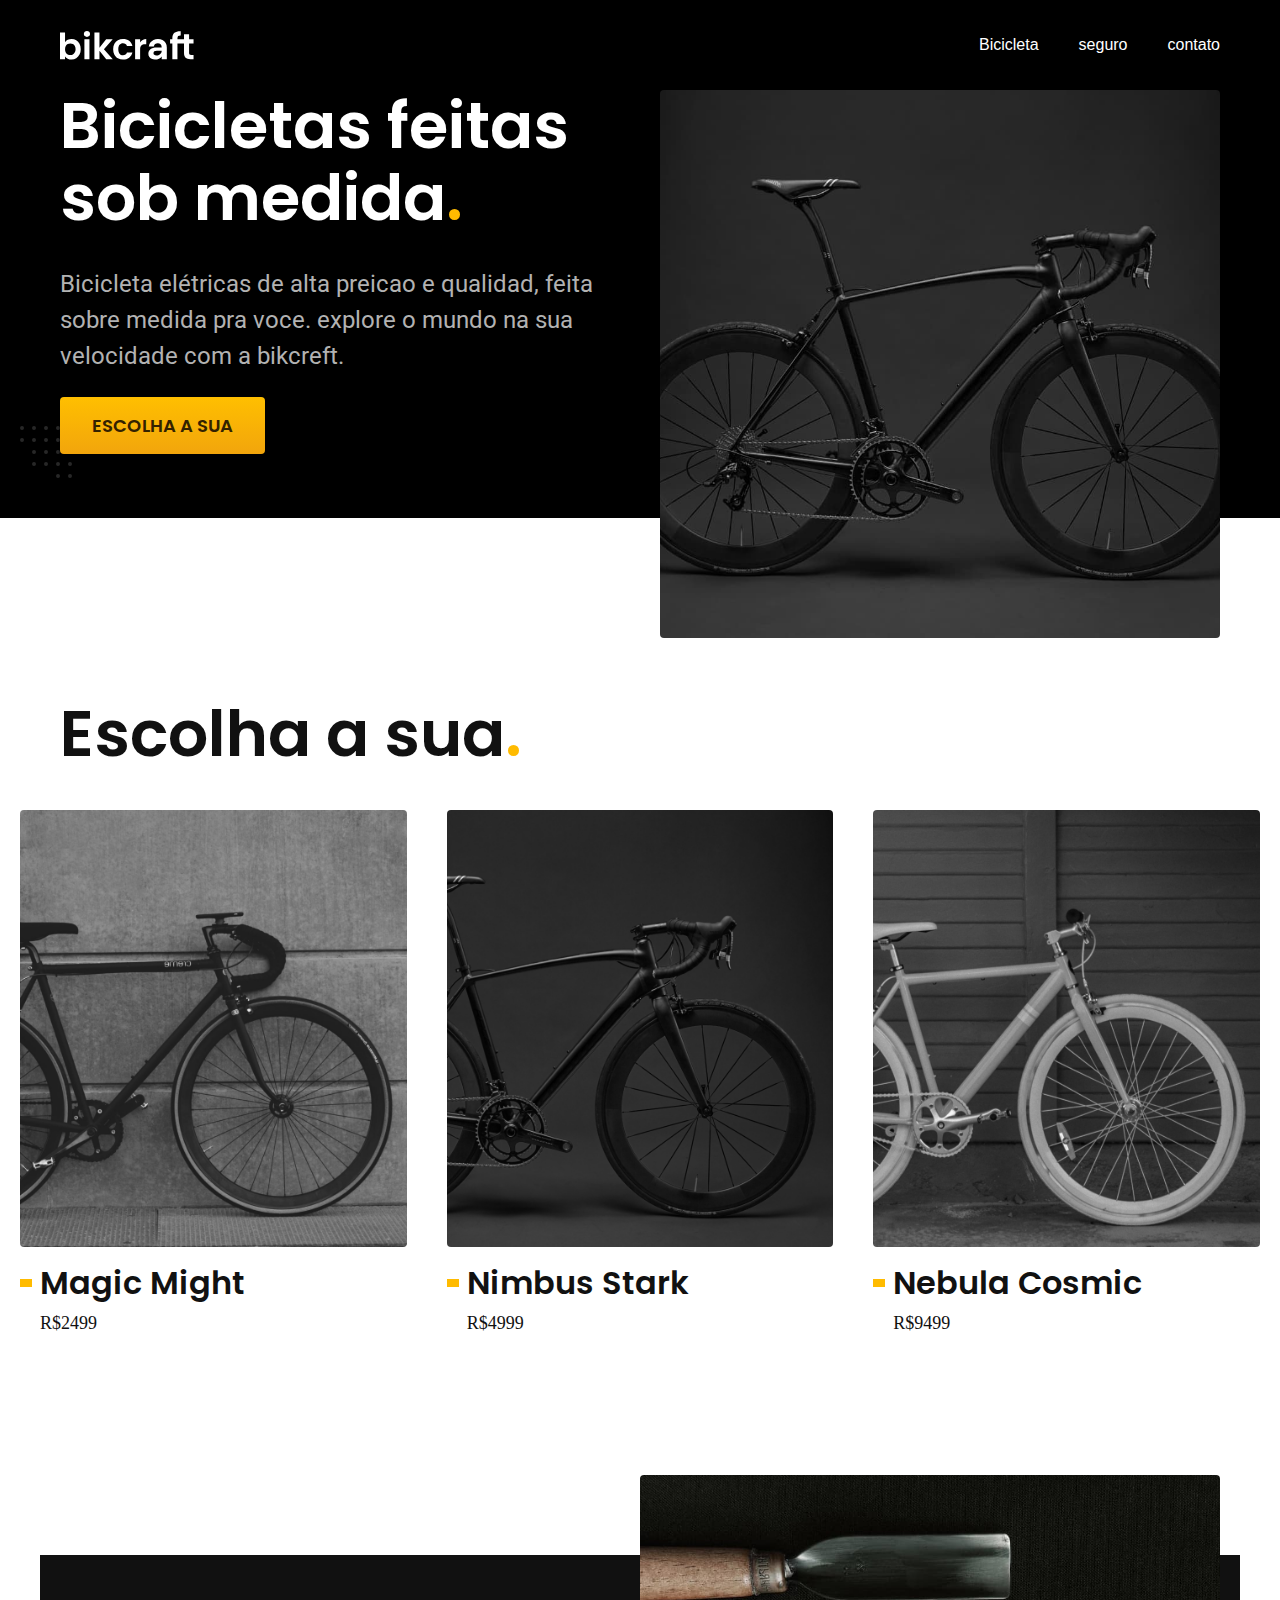
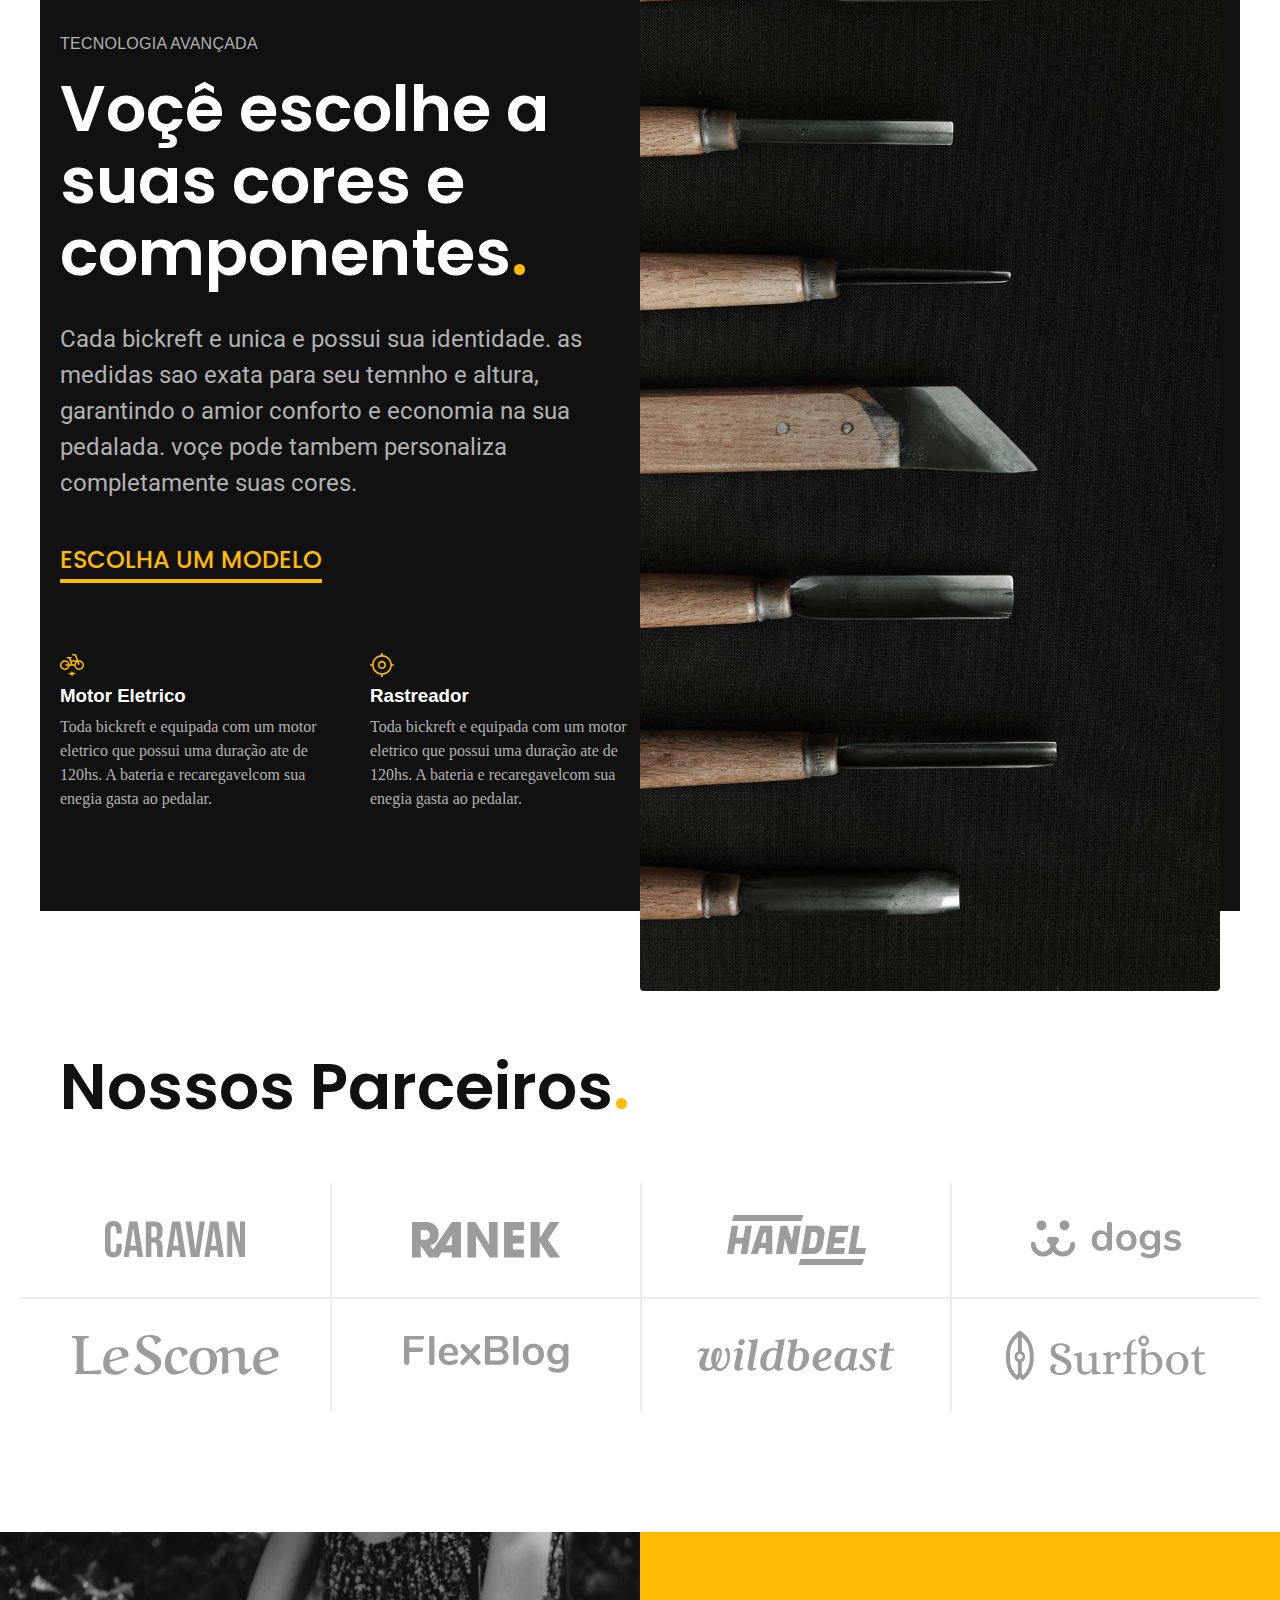
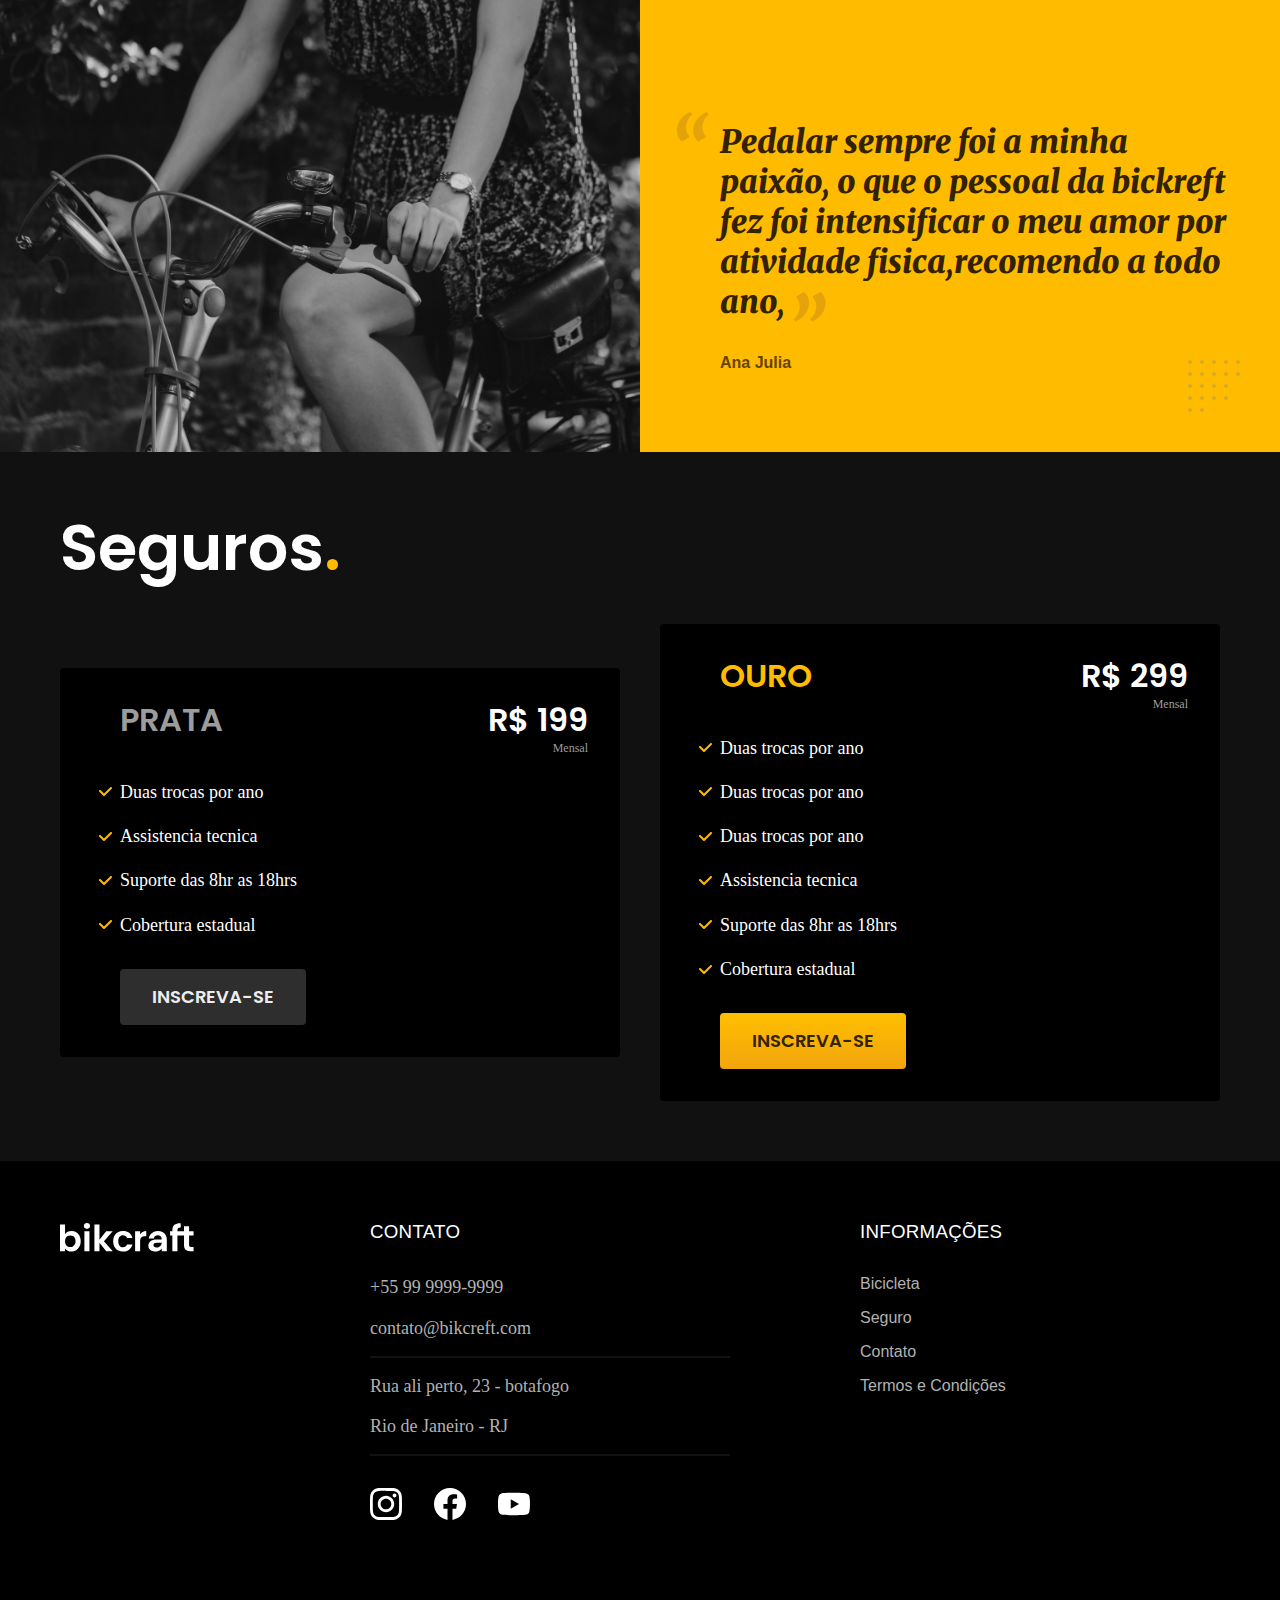
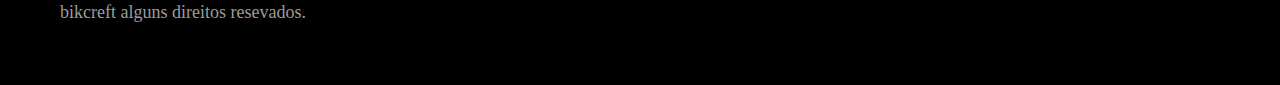
<file: index.html>
<!DOCTYPE html>

<html lang="pt-br">

<head>
  <meta name="viewport" content="width=device-width, initial-scale=1.0">
  <title>Bikcreft - Bicicleta Eletricas</title>
  <meta name="description" content="Bicicleta Eletrica De Alta Precisão">
  <link rel="preload" href="./css/global/style.min.css" as="style">
  <link rel="stylesheet" href="./css/global/style.min.css">

  <link rel="icon" href="./favicon.svg" type="image/svg=xml">

  <link rel="preconnect" href="https://fonts.googleapis.com">
  <link rel="preconnect" href="https://fonts.gstatic.com" crossorigin>
  <link href="https://fonts.googleapis.com/css2?family=Merriweather:ital,wght@1,900&family=Poppins:wght@400;600&family=Roboto:wght@400;500&display=swap" rel="stylesheet">
  <script>document.documentElement.classList.add('js')</script>
</head>

<body>
  <header class="header-bg cor-0">
    <div class="header contener">
      <a href="./">
        <img src="./img/bikcraft.svg" width="136" height="32" alt="bikcraft">
      </a>
      <nav aria aria-label="primaria">
        <ul class="header-menu font-1-m cor-0">
          <li><a href="./bicicleta.html">Bicicleta</a></li>
          <li><a href="./seguro.html">seguro</a></li>
          <li><a href="./contato.html">contato</a></li>
        </ul>
      </nav>
    </div>
  </header>

  <main class="introducao-bg">
    <div class="introducao contener">
      <div class="intro-conteudo">
        <h1 class="font-1-xxl cor-0 fadeInDown" data-anime="200">Bicicletas feitas sob medida<span class="cor-p1">.</span></h1>
        <p class="font-2-l cor-5 fadeInDown" data-anime="400">Bicicleta elétricas de alta preicao e qualidad, feita sobre medida pra voce. explore o mundo na sua velocidade com a bikcreft.
        </p>
        <a class="botao fadeInDown" data-anime="400" href="./bicicleta.html">escolha a sua</a>
      </div>
      <picture class="fadeInDown" data-anime="800">
        <source media="max-width: 800px" srcset="./img/bicicleta/nimbus1.jpg">
        <img src="./img/bicicleta/nimbus1.jpg" width="1120" height="880" alt="">
      </picture>

    </div>
  </main>
  <article class="bicicletas-lista">
    <h2 class=" contener font-1-xxl">Escolha a sua<span class="cor-p1">.</span></h2>
    <ul><a href="./bicicletas/magic.html">
        <li><img src="./img/home/magic-home.jpg" width="920" height="1040" alt="magic">
          <h3 class="font-1-xl">Magic Might</h3>
          <span class="font-2-m">R$2499</span>
        </li>
      </a>
      <a href="./bicicletas/nimbus.html">
        <li><img src="./img/home/nimbus-home.jpg" width="920" height="1040" alt="magic">
          <h3 class="font-1-xl">Nimbus Stark</h3>
          <span class="font-2-m">R$4999</span>
        </li>
      </a><a href="./bicicletas/nebula.html">
        <li><img src="./img/home/nebula-home.jpg" width="920" height="1040" alt="magic">
          <h3 class="font-1-xl">Nebula Cosmic</h3>
          <span class="font-2-m">R$9499</span>
        </li>
      </a>
    </ul>
  </article>
  <article class="contener tecnologia-bg">
    <div class="tec-contener">
      <div class="tec-conteudo">
        <span class="font-2-l-b cor-5">Tecnologia Avançada</span>
        <h2 class="font-1-xxl cor-0">Voçê escolhe a suas cores e componentes<span class="cor-p1">.</span></h2>
        <p class="font-2-l cor-5">Cada bickreft e unica e possui sua identidade. as medidas sao exata para seu temnho e altura, garantindo o amior conforto e economia na sua pedalada. voçe pode tambem personaliza completamente suas cores.</p>
        <a class="link" href="./bicicleta.html">Escolha um modelo</a>
        <div class="tec-vantagens">
          <div>
            <img src="./img/incos/Vector.svg" width="24" height="24" alt="">
            <h3 class="font-1-m cor-0">Motor Eletrico</h3>
            <p class="font-2-s cor-5">Toda bickreft e equipada com um motor eletrico que possui uma duração ate de 120hs. A bateria e recaregavelcom sua enegia gasta ao pedalar.</p>
          </div>
          <div>
            <img src="./img/incos/Vector-1.svg" width="24" height="24" alt="">
            <h3 class="font-1-m cor-0">Rastreador</h3>
            <p class="font-2-s cor-5">Toda bickreft e equipada com um motor eletrico que possui uma duração ate de 120hs. A bateria e recaregavelcom sua enegia gasta ao pedalar.</p>
          </div>
        </div>
      </div>
      <div class="tec-img">
        <img src="./img/tecnologia/tecnologia.jpg" width="1200" height="1920" alt="">
      </div>
    </div>
  </article>

  <section class="parceiros" aria-label="nossos parceiros">
    <h2 class=" contener font-1-xxl">Nossos Parceiros<span class="cor-p1">.</span></h2>
    <ul>
      <li>
        <img src="./img/parceiros/caravan.svg" width="140" height="38" alt="caravan">
      </li>
      <li>
        <img src="./img/parceiros/ranek.svg" width="149" height="36" alt="ranek">
      </li>
      <li>
        <img src="./img/parceiros/handel.svg" width="139" height="50" alt="handel">
      </li>
      <li>
        <img src="./img/parceiros/dogs.svg" width="152" height="39" alt="dogs">
      </li>
      <li>
        <img src="./img/parceiros/lescone.svg" width="208" height="41" alt="lescone
        lescone">
      </li>
      <li>
        <img src="./img/parceiros/flexblog.svg" width="165" height="38" alt="flexblog">
      </li>
      <li>
        <img src="./img/parceiros/wildbeast.svg" width="196" height="34" alt="wildbeast.svg">
      </li>
      <li>
        <img src="./img/parceiros/surfbot.svg" width="200" height="49" alt="surfbot.svg">
      </li>
    </ul>
  </section>
  <section class="dep" aria-label="depoimento">
    <div>
      <img src="./img/tecnologia/depoimento.jpg" width="1560" height="1360" alt="pedalando uma bicicleta">
    </div>
    <div class="dep-conteudo">
      <blockquote class="font-1-xl cor-p5">
        <p>Pedalar sempre foi a minha paixão, o que o pessoal da bickreft fez foi intensificar o meu amor por atividade fisica,recomendo a todo ano,
        </p>
      </blockquote>
      <span class="font-1-m-b cor-p4">Ana Julia</span>
    </div>
  </section>
  <section class="seguros-bg">
    <div class=" contener seguros-contener">
      <h2 class=" font-1-xxl cor-0">Seguros<span class="cor-p1">.</span></h2>
      <div class="seguros-item">
        <h3 class="font-1-xl cor-6">PRATA</h3>
        <div class="preco">
          <span class="font-1-xl cor-0">R$ 199 </span><span class="font-1-xs cor-6">Mensal</span>
        </div>
        <ul class="font-2-m cor-0">
          <li>Duas trocas por ano</li>
          <li>Assistencia tecnica</li>
          <li>Suporte das 8hr as 18hrs</li>
          <li>Cobertura estadual</li>
        </ul>
        <a class="botao secundario" href="./orcamento.html">Inscreva-se</a>
      </div>
      <div class="seguros-item">
        <h3 class="font-1-xl cor-p1">OURO</h3>
        <div class="preco">
          <span class="font-1-xl cor-0">R$ 299</span><span class="font-1-xs cor-6">Mensal </span>
        </div>
        <ul class="font-2-m cor-0">
          <li>Duas trocas por ano</li>
          <li>Duas trocas por ano</li>
          <li>Duas trocas por ano</li>
          <li>Assistencia tecnica</li>
          <li>Suporte das 8hr as 18hrs</li>
          <li>Cobertura estadual</li>
        </ul>
        <a class="botao" href="./orcamento.html">Inscreva-se</a>
      </div>
    </div>
  </section>
  <footer class="footer-bg">
    <div class="footer contener">
      <img src="./img/bikcraft.svg" width="136" height="32" alt="bikcreft">
      <div class="footer-contato">
        <h3 class="font-2-l-b cor-0">contato</h3>
        <ul class=" cor-5 font-2-m">
          <li><a href="tel:+5599999999999">+55 99 9999-9999</a></li>
          <li><a href="mailto:contato@bikcreft.com">contato@bikcreft.com</a></li>
          <li>Rua ali perto, 23 - botafogo</li>
          <li>Rio de Janeiro - RJ</li>
        </ul>
        <div class="footer-redes">
          <a href="./">
            <img src="./img/incos/instagram.svg" width="32" height="32" alt="instagram">
          </a>
          <a href="./">
            <img src="./img/incos/facebook.svg" width="32" height="32" alt="facebook">
          </a>
          <a href="./">
            <img src="./img/incos/youtube.svg" width="32" height="32" alt="youtube">
          </a>
        </div>
      </div>
      <div class="footer-info">
        <h3 class="font-2-l-b cor-0">Informações</h3>
        <nav>
          <ul class="font-1-m cor-5">
            <li><a href="./bicicleta.html">Bicicleta</a></li>
            <li><a href="./seguro.html">Seguro</a></li>
            <li><a href="./contato.html">Contato</a></li>
            <li><a href="./termos.html">Termos e Condições</a></li>
          </ul>
        </nav>
      </div>
      <p class="footer-copy font-2-m cor-6"> bikcreft alguns direitos resevados.</p>
    </div>
  </footer>
  <script src="./js/pluguins/simple-anime.js"></script>
  <script src="./js/script.js"></script>
</body>

</html>
</file>
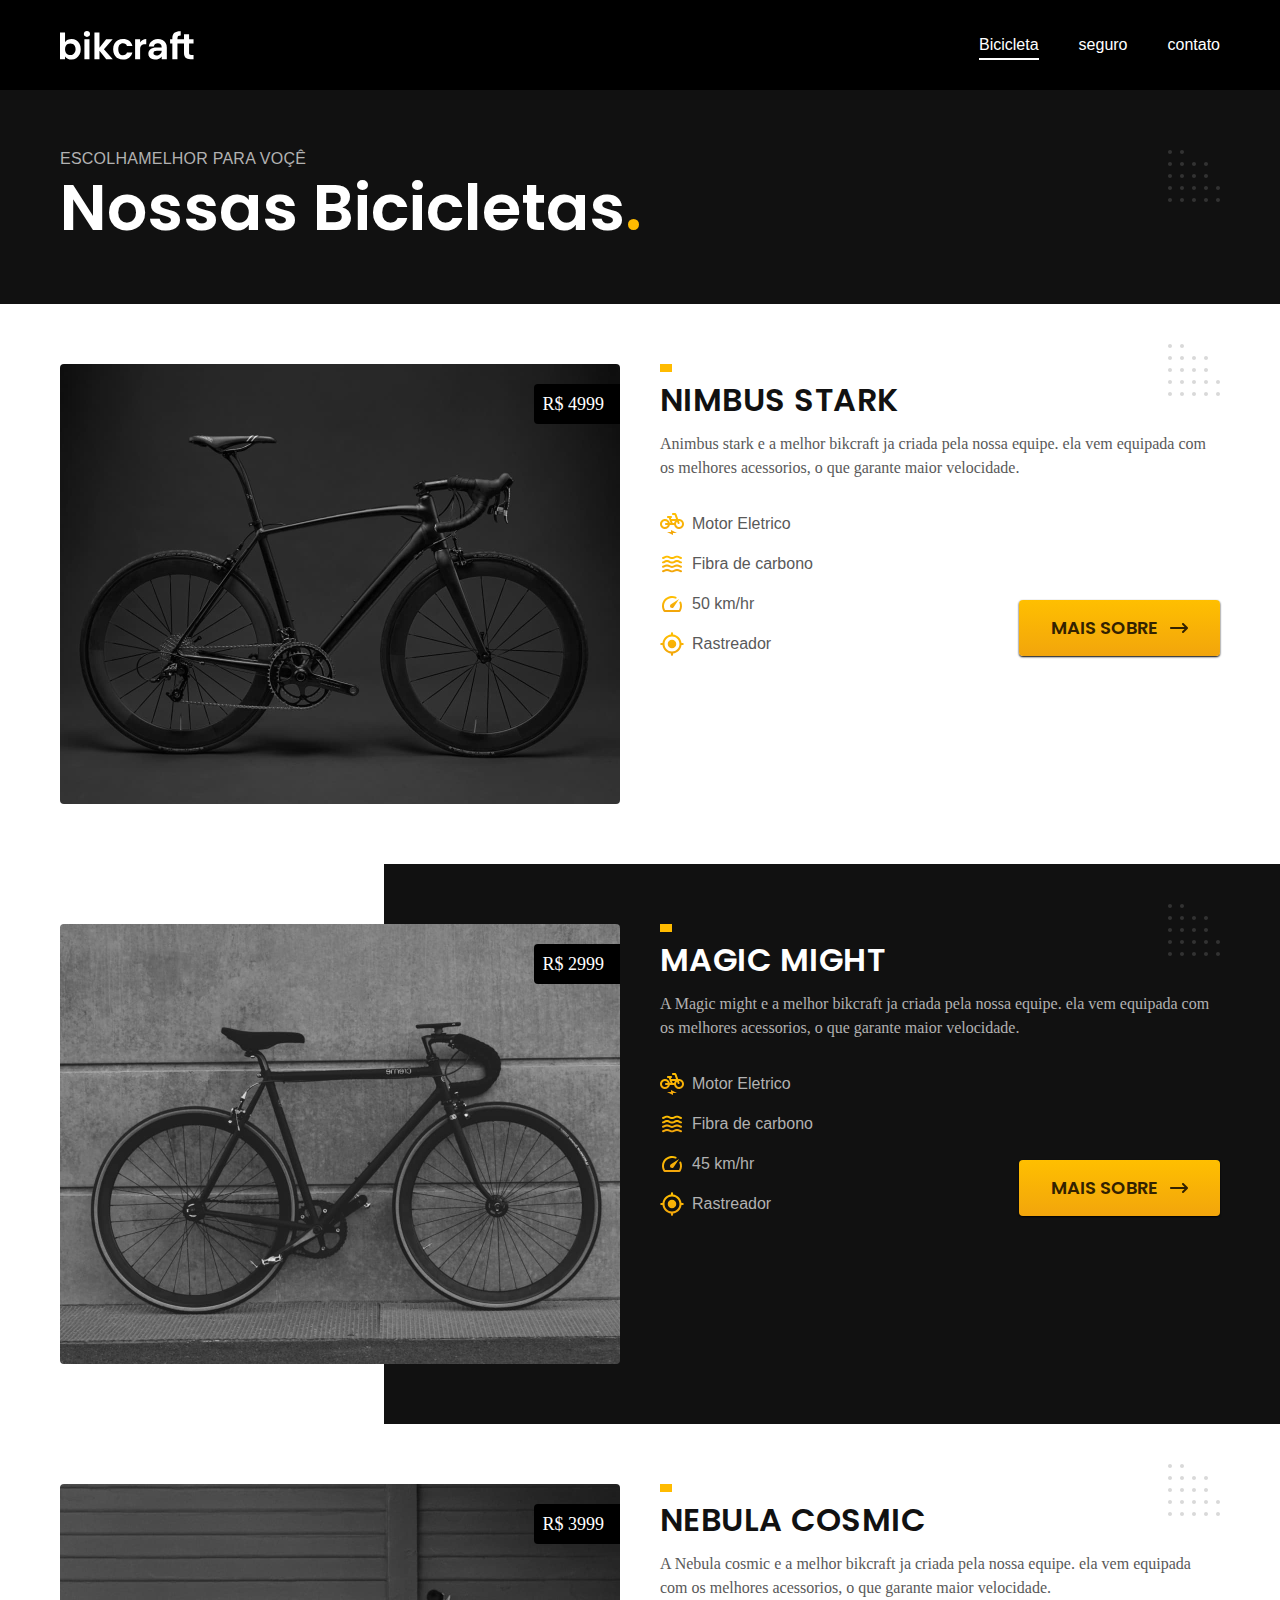
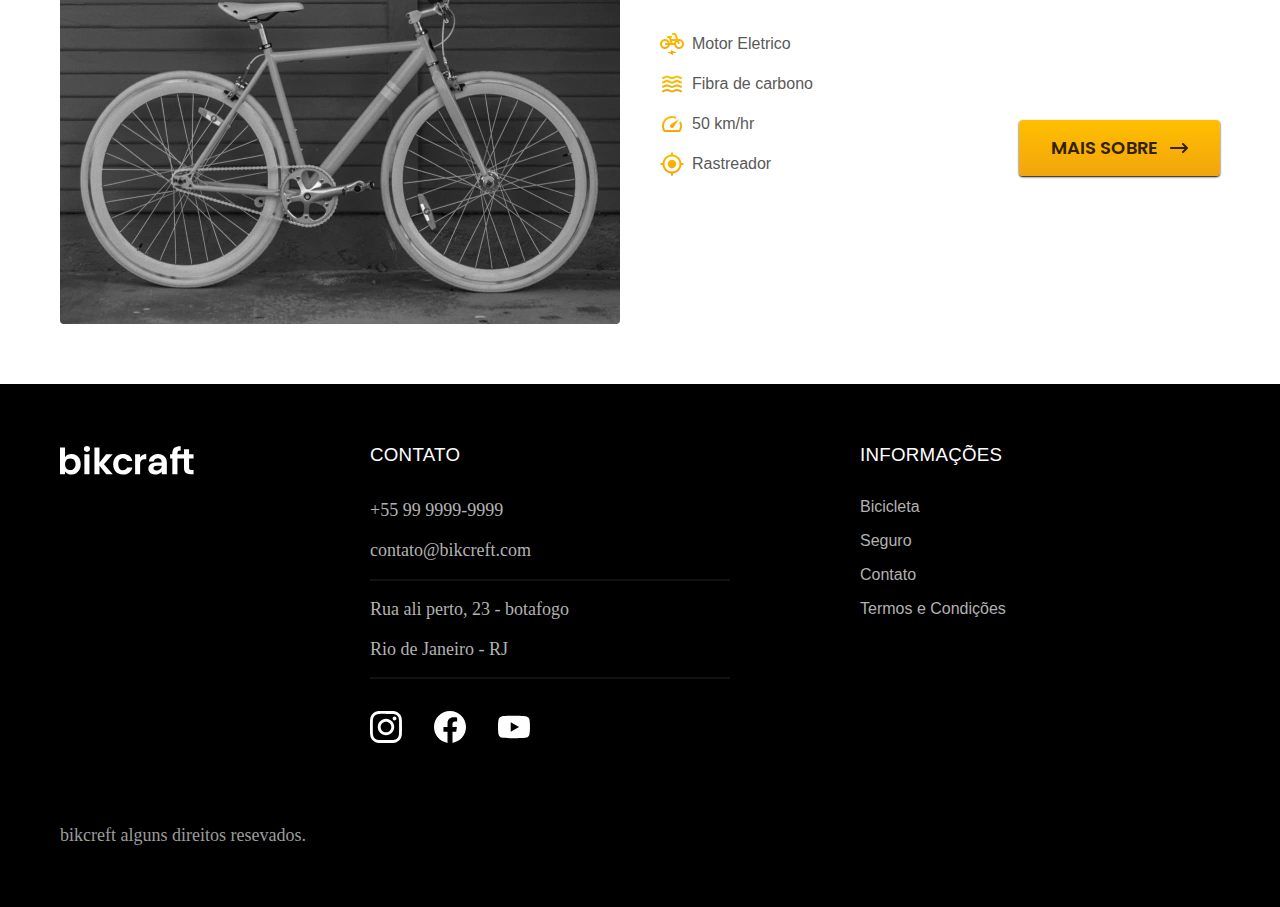
<file: bicicleta.html>
<!DOCTYPE html>

<html lang="pt-br">

<head>
  <meta name="viewport" content="width=device-width, initial-scale=1.0">
  <title>Bicicletas | Bikcreft </title>
  <meta name="description" content="Bicicletas">

  <link rel="preload" href="./css/global/style.min.css" as="style">
  <link rel="stylesheet" href="./css/global/style.min.css">

  <link rel="icon" href="./favicon.svg" type="image/svg=xml">

  <link rel="preconnect" href="https://fonts.googleapis.com">
  <link rel="preconnect" href="https://fonts.gstatic.com" crossorigin>
  <link href="https://fonts.googleapis.com/css2?family=Merriweather:ital,wght@1,900&family=Poppins:wght@400;600&family=Roboto:wght@400;500&display=swap" rel="stylesheet">
  <script>document.documentElement.classList.add('js')</script>

</head>

<body id="bicicleta">
  <header class="header-bg cor-0">
    <div class="header contener">
      <a href="./">
        <img src="./img/bikcraft.svg" alt="bikcraft">
      </a>
      <nav aria aria-label="primaria">
        <ul class="header-menu font-1-m cor-0">
          <li><a href="./bicicleta.html">Bicicleta</a></li>
          <li><a href="./seguro.html">seguro</a></li>
          <li><a href="./contato.html">contato</a></li>
        </ul>
      </nav>
    </div>
  </header>
  <main>
    <div class="titulo-bg">
      <div class="titulo contener">
        <p class="font-2-l-b cor-5">EscolhaMelhor Para Voçê</p>
        <h1 class="font-1-xxl cor-0">Nossas Bicicletas<span class="cor-p1">.</span></h1>
      </div>
    </div>

    <div class="bicicleta contener">
      <div class="bicicleta-img">
        <img src="./img/bicicleta/nimbus1.jpg" alt="bicleta">
        <span class="font-2-m cor-0">R$ 4999</span>
      </div>
      <div class="bicicleta-conteudo">
        <h2 class="font-1-xl">Nimbus Stark</h2>
        <p class="font-2-s cor-8">Animbus stark e a melhor bikcraft ja criada pela nossa equipe. ela vem equipada com os melhores acessorios, o que garante maior velocidade.</p>
        <ul class=" font-1-m cor-8">
          <li>
            <img src="./img/incos/eletrica 1.svg" alt="">
            Motor Eletrico
          </li>
          <li>
            <img src="./img/incos/carbono 1.svg" alt="">
            Fibra de carbono
          </li>
          <li>
            <img src="./img/incos/velocidade 1.svg" alt="">
            50 km/hr
          </li>
          <li>
            <img src="./img/incos/rastreadro1.svg" alt="">
            Rastreador
          </li>
        </ul>
        <a class="botao seta" href="./bicicletas/nimbus.html">Mais sobre </a>
      </div>
    </div>

    <div class="bicicleta-bg">
      <div class="bicicleta contener">
        <div class="bicicleta-img">
          <img src="./img/bicicleta/nimbus2.jpg" alt="bicleta">
          <span class="font-2-m cor-0">R$ 2999</span>
        </div>
        <div class="bicicleta-conteudo">
          <h2 class="font-1-xl cor-0">Magic might</h2>
          <p class="font-2-s cor-5">A Magic might e a melhor bikcraft ja criada pela nossa equipe. ela vem equipada com os melhores acessorios, o que garante maior velocidade.</p>
          <ul class=" font-1-m cor-5">
            <li>
              <img src="./img/incos/eletrica 1.svg" alt="">
              Motor Eletrico
            </li>
            <li>
              <img src="./img/incos/carbono 1.svg" alt="">
              Fibra de carbono
            </li>
            <li>
              <img src="./img/incos/velocidade 1.svg" alt="">
              45 km/hr
            </li>
            <li>
              <img src="./img/incos/rastreadro1.svg" alt="">
              Rastreador
            </li>
          </ul>
          <a class="botao seta" href="./bicicletas/magic.html">Mais sobre </a>
        </div>
      </div>

    </div>

    <div class="bicicleta contener">
      <div class="bicicleta-img">
        <img src="./img/bicicleta/nimbus3.jpg" alt="bicleta">
        <span class="font-2-m cor-0">R$ 3999</span>
      </div>
      <div class="bicicleta-conteudo">
        <h2 class="font-1-xl"> Nebula cosmic</h2>
        <p class="font-2-s cor-8">A Nebula cosmic e a melhor bikcraft ja criada pela nossa equipe. ela vem equipada com os melhores acessorios, o que garante maior velocidade.</p>
        <ul class=" font-1-m cor-8">
          <li>
            <img src="./img/incos/eletrica 1.svg" alt="">
            Motor Eletrico
          </li>
          <li>
            <img src="./img/incos/carbono 1.svg" alt="">
            Fibra de carbono
          </li>
          <li>
            <img src="./img/incos/velocidade 1.svg" alt="">
            50 km/hr
          </li>
          <li>
            <img src="./img/incos/rastreadro1.svg" alt="">
            Rastreador
          </li>
        </ul>
        <a class="botao seta" href="./bicicletas/nebula.html">Mais sobre </a>
      </div>
    </div>

  </main>

  <footer class="footer-bg">
    <div class="footer contener">
      <img src="./img/bikcraft.svg" alt="bikcreft">
      <div class="footer-contato">
        <h3 class="font-2-l-b cor-0">contato</h3>
        <ul class=" cor-5 font-2-m">
          <li><a href="tel:+5599999999999">+55 99 9999-9999</a></li>
          <li><a href="mailto:contato@bikcreft.com">contato@bikcreft.com</a></li>
          <li>Rua ali perto, 23 - botafogo</li>
          <li>Rio de Janeiro - RJ</li>
        </ul>
        <div class="footer-redes">
          <a href="./">
            <img src="./img/incos/instagram.svg" alt="instagram">
          </a>
          <a href="./">
            <img src="./img/incos/facebook.svg" alt="facebook">
          </a>
          <a href="./">
            <img src="./img/incos/youtube.svg" alt="youtube">
          </a>
        </div>
      </div>
      <div class="footer-info">
        <h3 class="font-2-l-b cor-0">Informações</h3>
        <nav>
          <ul class="font-1-m cor-5">
            <li><a href="./bicicleta">Bicicleta</a></li>
            <li><a href="./seguro.html">Seguro</a></li>
            <li><a href="./contato.html">Contato</a></li>
            <li><a href="./termos.html">Termos e Condições</a></li>
          </ul>
        </nav>
      </div>
      <p class="footer-copy font-2-m cor-6"> bikcreft alguns direitos resevados.</p>
    </div>
  </footer>
  <script src="./js/script.js"></script>
</body>

</html>
</file>
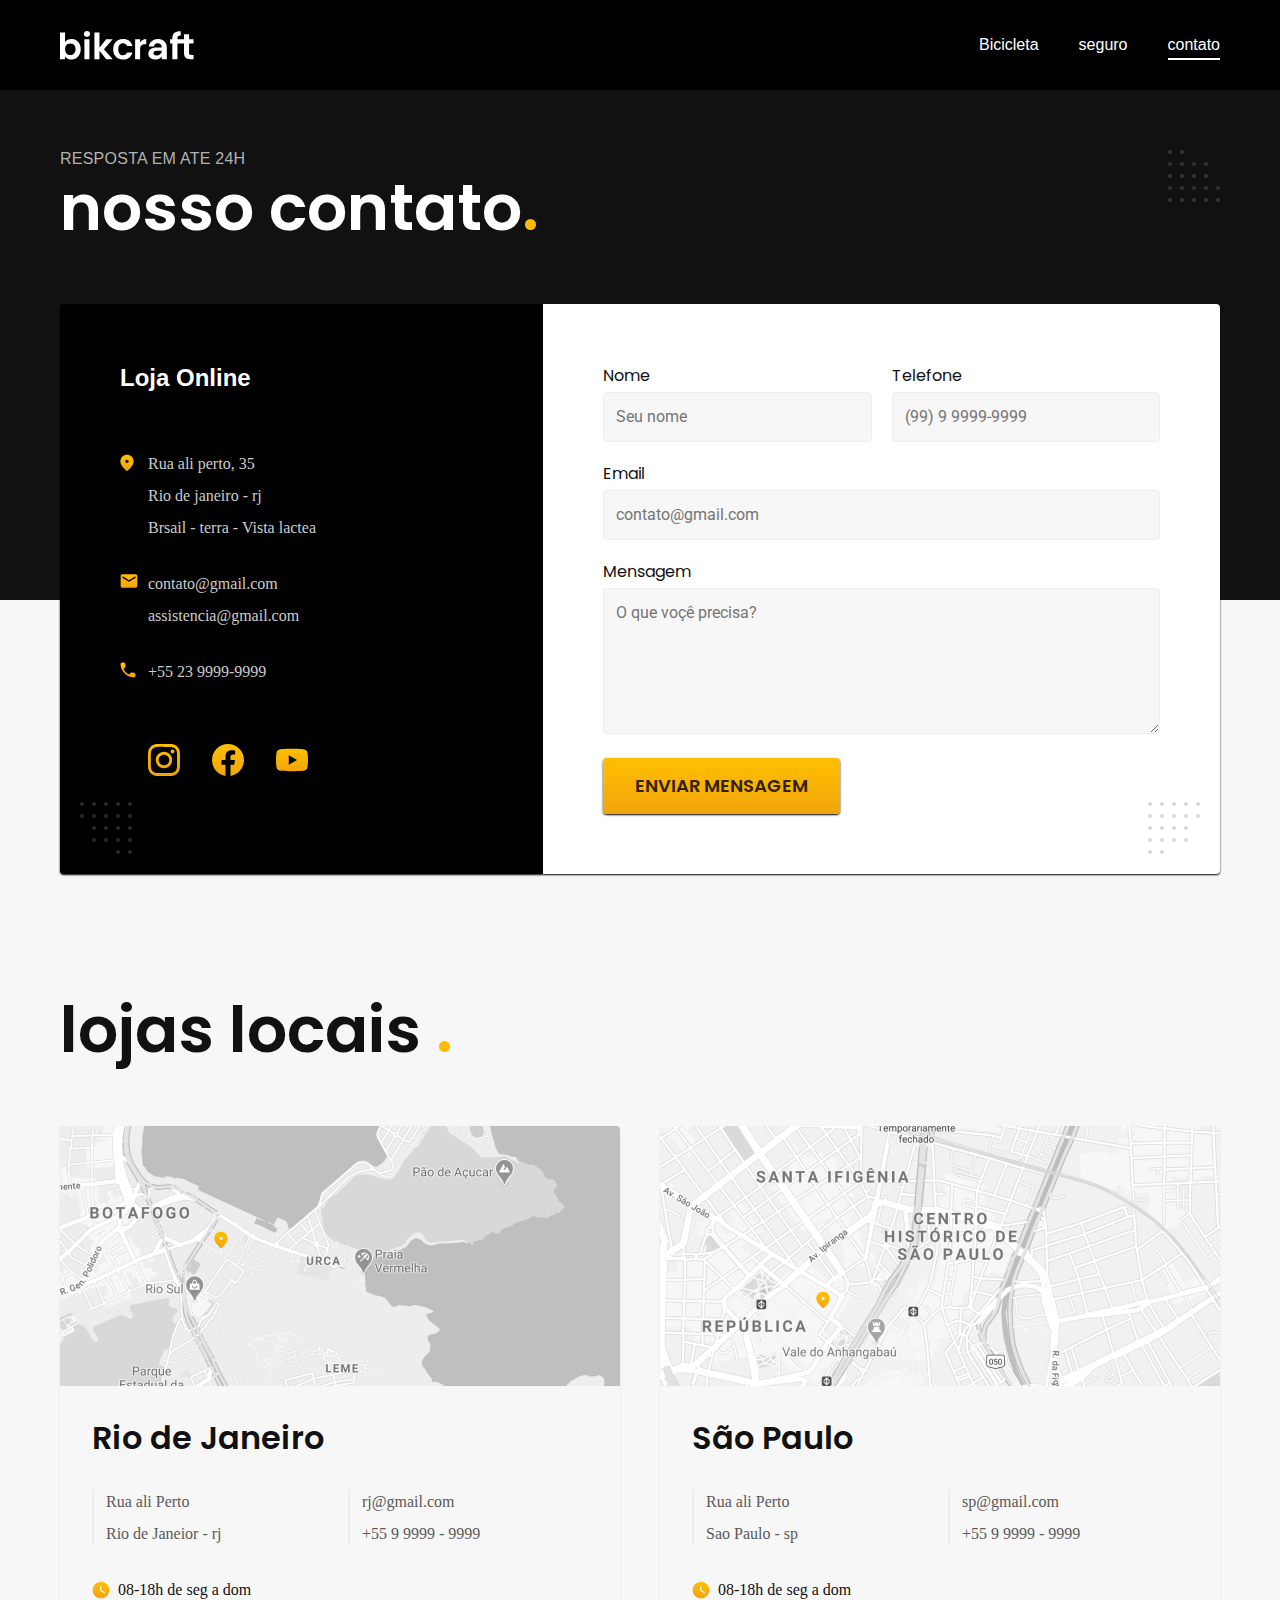
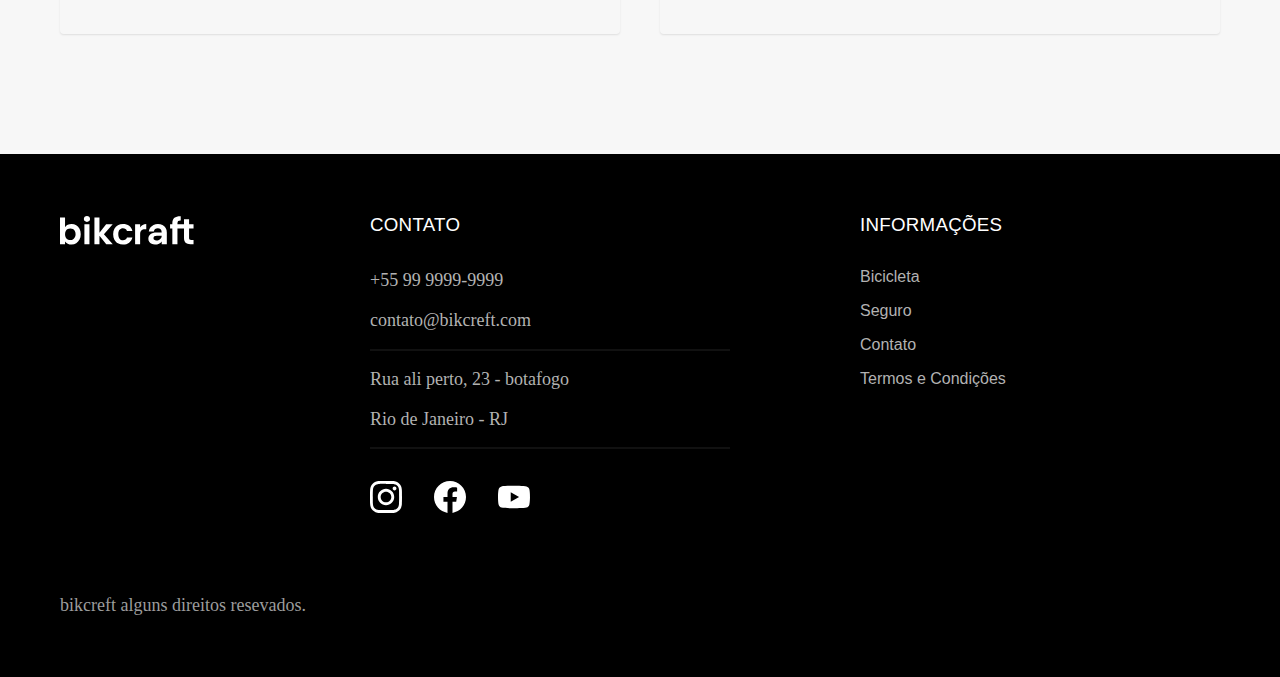
<file: contato.html>
<!DOCTYPE html>

<html lang="pt-br">

<head>
  <meta name="viewport" content="width=device-width, initial-scale=1.0">
  <title>contato | Bikcreft </title>
  <meta name="description" content="contato">

  <link rel="preload" href="./css/global/style.min.css" as="style">
  <link rel="stylesheet" href="./css/global/style.min.css">

  <link rel="icon" href="./favicon.svg" type="image/svg=xml">

  <link rel="preconnect" href="https://fonts.googleapis.com">
  <link rel="preconnect" href="https://fonts.gstatic.com" crossorigin>
  <link href="https://fonts.googleapis.com/css2?family=Merriweather:ital,wght@1,900&family=Poppins:wght@400;600&family=Roboto:wght@400;500&display=swap" rel="stylesheet">
  <script>document.documentElement.classList.add('js')</script>

</head>

<body id="contato">
  <header class="header-bg cor-0">
    <div class="header contener">
      <a href="./">
        <img src="./img/bikcraft.svg" alt="bikcraft">
      </a>
      <nav aria aria-label="primaria">
        <ul class="header-menu font-1-m cor-0">
          <li><a href="./bicicleta.html">Bicicleta</a></li>
          <li><a href="./seguro.html">seguro</a></li>
          <li><a href="./contato.html">contato</a></li>
        </ul>
      </nav>
    </div>
  </header>
  <main>
    <div class="titulo-bg">
      <div class="titulo contener">
        <p class="font-2-l-b cor-5">resposta em ate 24h</p>
        <h1 class="font-1-xxl cor-0">nosso contato<span class="cor-p1">.</span></h1>
      </div>
    </div>

    <div class="contato contener">
      <section class="contato-dados" aria-label="Endereço">
        <h2 class="font-1-m cor-0">Loja Online</h2>
        <div class="contato-endereco font-2-s cor-4">
          <p>Rua ali perto, 35</p>
          <p>Rio de janeiro - rj</p>
          <p>Brsail - terra - Vista lactea</p>
        </div>
        <address class="contato-meios font-2-s cor-4">
          <a href="mailto:contato@gmail.com">contato@gmail.com</a>
          <a href="mailto:assistencia@gmail.com">assistencia@gmail.com</a>
          <a href="tel:+552199999999">+55 23 9999-9999</a>
        </address>
        <div class="contato-redes">
          <a href="./">
            <img src="./img/incos/instagram-p.svg" alt="instagram">
          </a>
          <a href="./">
            <img src="./img/incos/facebook-p.svg" alt="facebook">
          </a>
          <a href="./">
            <img src="./img/incos/youtube-p.svg" alt="youtube">
          </a>
        </div>
      </section>
      <section class="contato-formulario" aria-label="formulario">
        <form class="form" action="./contato.html">
          <div>
            <label for="nome">Nome</label>
            <input type="text" id="nome" name="nome" placeholder="Seu nome">
          </div>
          <div>
            <label for="Telefone">Telefone</label>
            <input type="text" id="Telefone" name="Telefone" placeholder="(99) 9 9999-9999">
          </div>
          <div class="col-2">
            <label for="Email">Email</label>
            <input type="email" id="Email" name="Email" placeholder="contato@gmail.com">
          </div>
          <div class="col-2">
            <label for="mensagem">Mensagem</label>
            <textarea rows="5" id="mensagem" name="mensagem" placeholder="O que voçê precisa?"></textarea>
          </div>
          <button class="botao col-2 ">Enviar mensagem</button>
        </form>
      </section>
    </div>
  </main>

  <section class="lojas contener">
    <h2 class="font-1-xxl">lojas locais <span class="cor-p1">.</span></h2>
    <div class="lojas-item">
      <img src="./img/lojas/rj.jpg" alt="rj">
      <div class="lojas-conteudo">
        <h3 class="font-1-xl">Rio de Janeiro</h3>
        <div class=" lojas-dados font-2-s cor-8">
          <p>Rua ali Perto</p>
          <p>Rio de Janeior - rj</p>
        </div>
        <div class=" lojas-dados font-2-s cor-8">
          <a href="mailto:rj@gmail.com">rj@gmail.com</a>
          <a href="tel:+55999999999">+55 9 9999 - 9999</a>
        </div>
        <p class="lojas-tempo font-1-s"><img src="./img/incos/horario.svg" alt="">08-18h de seg a dom</p>
      </div>
    </div>

    <div class="lojas-item">
      <img src="./img/lojas/sp.jpg" alt="sp">
      <div class="lojas-conteudo">
        <h3 class="font-1-xl">São Paulo</h3>
        <div class=" lojas-dados font-2-s cor-8">
          <p>Rua ali Perto</p>
          <p>Sao Paulo - sp</p>
        </div>
        <div class=" lojas-dados font-2-s cor-8">
          <a href="mailto:sp@gmail.com">sp@gmail.com</a>
          <a href="tel:+5119999999">+55 9 9999 - 9999</a>
        </div>
        <p class="lojas-tempo font-1-s"><img src="./img/incos/horario.svg" alt="">08-18h de seg a dom</p>
      </div>
    </div>

  </section>

  <footer class="footer-bg">
    <div class="footer contener">
      <img src="./img/bikcraft.svg" alt="bikcreft">
      <div class="footer-contato">
        <h3 class="font-2-l-b cor-0">contato</h3>
        <ul class=" cor-5 font-2-m">
          <li><a href="tel:+5599999999999">+55 99 9999-9999</a></li>
          <li><a href="mailto:contato@bikcreft.com">contato@bikcreft.com</a></li>
          <li>Rua ali perto, 23 - botafogo</li>
          <li>Rio de Janeiro - RJ</li>
        </ul>
        <div class="footer-redes">
          <a href="./">
            <img src="./img/incos/instagram.svg" alt="instagram">
          </a>
          <a href="./">
            <img src="./img/incos/facebook.svg" alt="facebook">
          </a>
          <a href="./">
            <img src="./img/incos/youtube.svg" alt="youtube">
          </a>
        </div>
      </div>
      <div class="footer-info">
        <h3 class="font-2-l-b cor-0">Informações</h3>
        <nav>
          <ul class="font-1-m cor-5">
            <li><a href="./bicicleta">Bicicleta</a></li>
            <li><a href="./seguro.html">Seguro</a></li>
            <li><a href="./contato.html">Contato</a></li>
            <li><a href="./termos.html">Termos e Condições</a></li>
          </ul>
        </nav>
      </div>
      <p class="footer-copy font-2-m cor-6"> bikcreft alguns direitos resevados.</p>
    </div>
  </footer>
  <script src="./js/script.js"></script>
</body>

</html>
</file>
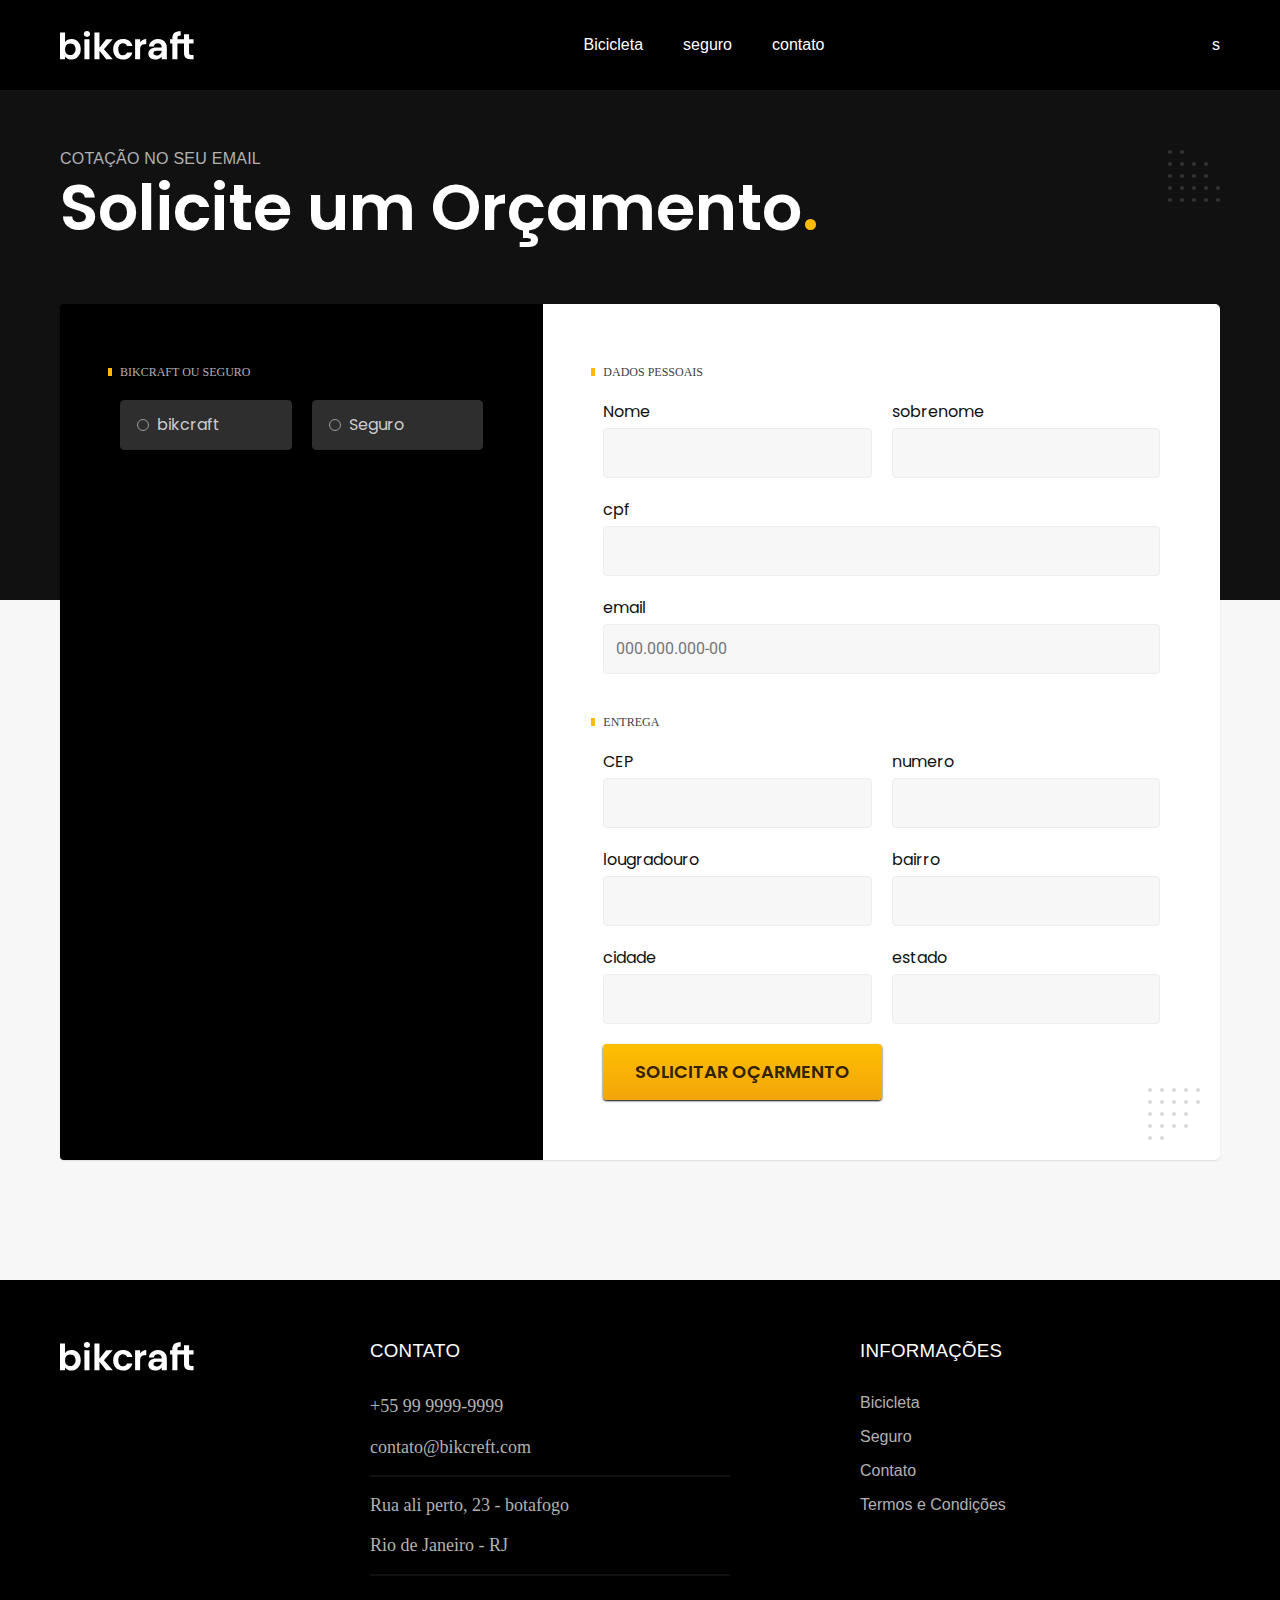
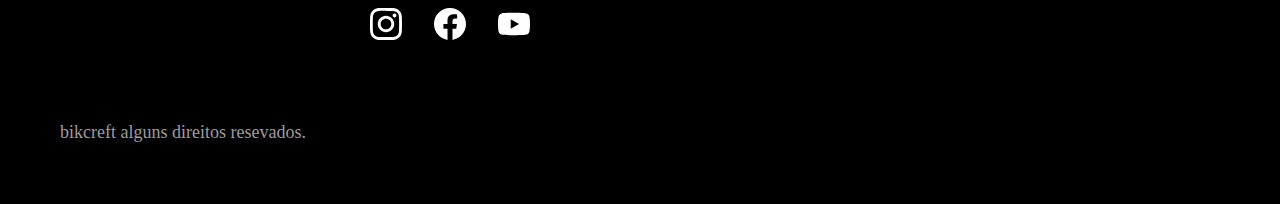
<file: orcamento.html>
<!DOCTYPE html>

<html lang="pt-br">

<head>
  <meta name="viewport" content="width=device-width, initial-scale=1.0">
  <title>Orcamento | Bikcreft </title>
  <meta name="description" content="Orcamento">

  <link rel="preload" href="./css/global/style.min.css" as="style">
  <link rel="stylesheet" href="./css/global/style.min.css">

  <link rel="icon" href="./favicon.svg" type="image/svg=xml">

  <link rel="preconnect" href="https://fonts.googleapis.com">
  <link rel="preconnect" href="https://fonts.gstatic.com" crossorigin>
  <link href="https://fonts.googleapis.com/css2?family=Merriweather:ital,wght@1,900&family=Poppins:wght@400;600&family=Roboto:wght@400;500&display=swap" rel="stylesheet">
  <script>document.documentElement.classList.add('js')</script>

</head>

<body id="orcamento">
  <header class="header-bg cor-0">
    <div class="header contener">
      <a href="./">
        <img src="./img/bikcraft.svg" alt="bikcraft">
      </a>
      <nav aria aria-label="primaria">
        <ul class="header-menu font-1-m cor-0">
          <li><a href="./bicicleta.html">Bicicleta</a></li>
          <li><a href="./seguro.html">seguro</a></li>
          <li><a href="./contato.html">contato</a></li>
        </ul>
      </nav>s
    </div>
  </header>
  <main>
    <div class="titulo-bg">
      <div class="titulo contener">
        <p class="font-2-l-b cor-5">Cotação no seu email</p>
        <h1 class="font-1-xxl cor-0">Solicite um Orçamento<span class="cor-p1">.</span></h1>
      </div>
    </div>

    <form class="orcamento contener" action="./orcamento.html">
      <div class="orcamento-produto">
        <h2 class="font-1-xs cor-5">Bikcraft ou Seguro</h2>

        <input type="radio" name="tipo" value="bikcraft" id="bikcraft">
        <label for="bikcraft">bikcraft</label>

        <input type="radio" name="tipo" value="seguro" id="seguro">
        <label for="seguro">Seguro</label>

        <div class="orcamento-conteudo" id="orcamento-bikcraft">
          <h2 class="font-1-xs cor-5">escolha a sua</h2>

          <input type="radio" name="produto" value="nimbus" id="nimbus">
          <label for="nimbus">nimbus stark <span>R$ 4999</span></label>
          <div class="orcamento-detalhe">
            <ul class="font-1-xs cor-8">
              <li> <img src="./img/incos/eletrica 1.svg" alt=""> motor eletrico</li>
              <li> <img src="./img/incos/carbono 1.svg" alt=""> fibra de carbono</li>
              <li> <img src="./img/incos/velocidade 1.svg" alt=""> 50 km</li>
              <li> <img src="./img/incos/rastreadro1.svg" alt=""> rastreador</li>
            </ul>
            <img src="./img/bicicleta/nimbus1.jpg" alt="">
          </div>

          <input type="radio" name="produto" value="magic" id="magic">
          <label for="magic">magic migth <span>R$ 2499</span></label>
          <div class="orcamento-detalhe">
            <ul class="font-1-xs cor-8">
              <li> <img src="./img/incos/eletrica 1.svg" alt=""> motor eletrico</li>
              <li> <img src="./img/incos/carbono 1.svg" alt=""> fibra de carbono</li>
              <li> <img src="./img/incos/velocidade 1.svg" alt=""> 30 km</li>
              <li> <img src="./img/incos/rastreadro1.svg" alt=""> rastreador</li>
            </ul>
            <img src="./img/bicicleta/nimbus2.jpg" alt="">
          </div>


          <input type="radio" name="produto" value="nebulas" id="nebulas">
          <label for="nebulas">nebulas cosmic <span>R$ 3999</span></label>
          <div class="orcamento-detalhe">
            <ul class="font-1-xs cor-8">
              <li> <img src="./img/incos/eletrica 1.svg" alt=""> motor eletrico</li>
              <li> <img src="./img/incos/carbono 1.svg" alt=""> fibra de carbono</li>
              <li> <img src="./img/incos/velocidade 1.svg" alt=""> 40 km</li>
              <li> <img src="./img/incos/rastreadro1.svg" alt=""> rastreador</li>
            </ul>
            <img src="./img/bicicleta/nimbus3.jpg" alt="">
          </div>

        </div>

        <div class="orcamento-conteudo" id="orcamento-seguro">
          <h2 class="font-1-xs cor-5">escoha um plano</h2>

          <input type="radio" name="produto" value="prata" id="prata">
          <label for="prata">prata <span>R$ 199</span></label>

          <input type="radio" name="produto" value="ouro" id="ouro">
          <label for="ouro">ouro <span>R$ 299</span></label>

        </div>

      </div>
      <div class="orcamento-dados form">
        <h2 class="font-1-xs cor-9 col-2">Dados Pessoais</h2>
        <div>
          <label for="nome">Nome</label>
          <input type="text" id="nome" name="nome">
        </div>
        <div>
          <label for="sobrenome">sobrenome</label>
          <input type="text" id="sobrenome" name="sobrenome">
        </div>
        <div class="col-2">
          <label for="cpf">cpf</label>
          <input type="text" id="cpf" name="cpf">
        </div>
        <div class="col-2">
          <label for="email">email</label>
          <input type="email" id="email" name="email" placeholder="000.000.000-00">
        </div>
        <h2 class="font-1-xs cor-9 col-2">Entrega</h2>
        <div>
          <label for="CEP">CEP</label>
          <input type="text" id="CEP" name="CEP">
        </div>
        <div>
          <label for="numero">numero</label>
          <input type="text" id="numero" name="numero">
        </div>
        <div>
          <label for="lougradouro">lougradouro</label>
          <input type="text" id="lougradouro" name="lougradouro">
        </div>
        <div>
          <label for="bairro">bairro</label>
          <input type="text" id="bairro" name="bairro">
        </div>
        <div>
          <label for="cidade">cidade</label>
          <input type="text" id="cidade" name="cidade">
        </div>
        <div>
          <label for="estado">estado</label>
          <input type="text" id="estado" name="estado">
        </div>
        <button class="botao col-2">Solicitar Oçarmento</button>
      </div>
    </form>

  </main>

  <footer class="footer-bg">
    <div class="footer contener">
      <img src="./img/bikcraft.svg" alt="bikcreft">
      <div class="footer-contato">
        <h3 class="font-2-l-b cor-0">contato</h3>
        <ul class=" cor-5 font-2-m">
          <li><a href="tel:+5599999999999">+55 99 9999-9999</a></li>
          <li><a href="mailto:contato@bikcreft.com">contato@bikcreft.com</a></li>
          <li>Rua ali perto, 23 - botafogo</li>
          <li>Rio de Janeiro - RJ</li>
        </ul>
        <div class="footer-redes">
          <a href="./">
            <img src="./img/incos/instagram.svg" alt="instagram">
          </a>
          <a href="./">
            <img src="./img/incos/facebook.svg" alt="facebook">
          </a>
          <a href="./">
            <img src="./img/incos/youtube.svg" alt="youtube">
          </a>
        </div>
      </div>
      <div class="footer-info">
        <h3 class="font-2-l-b cor-0">Informações</h3>
        <nav>
          <ul class="font-1-m cor-5">
            <li><a href="./bicicleta">Bicicleta</a></li>
            <li><a href="./seguro.html">Seguro</a></li>
            <li><a href="./contato.html">Contato</a></li>
            <li><a href="./termos.html">Termos e Condições</a></li>
          </ul>
        </nav>
      </div>
      <p class="footer-copy font-2-m cor-6"> bikcreft alguns direitos resevados.</p>
    </div>
  </footer>
  <script src="./js/script.js"></script>
</body>

</html>
</file>
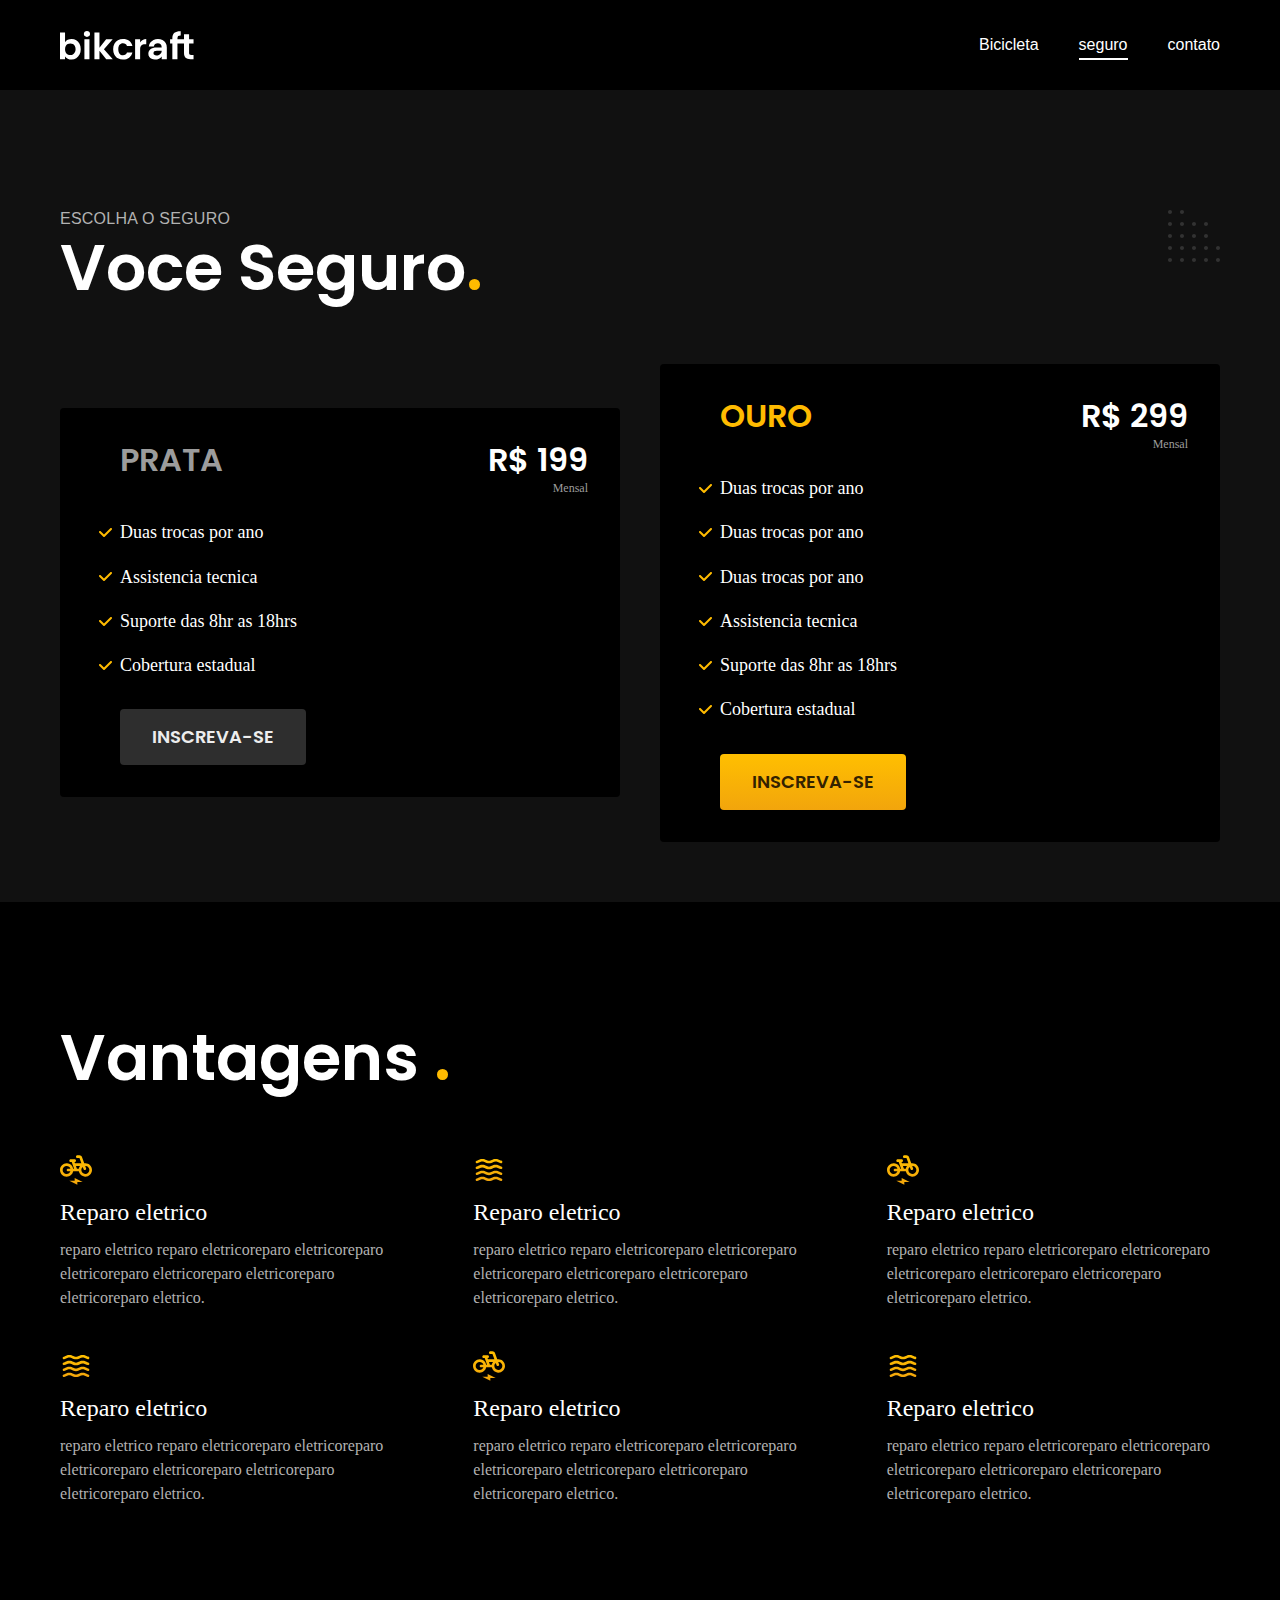
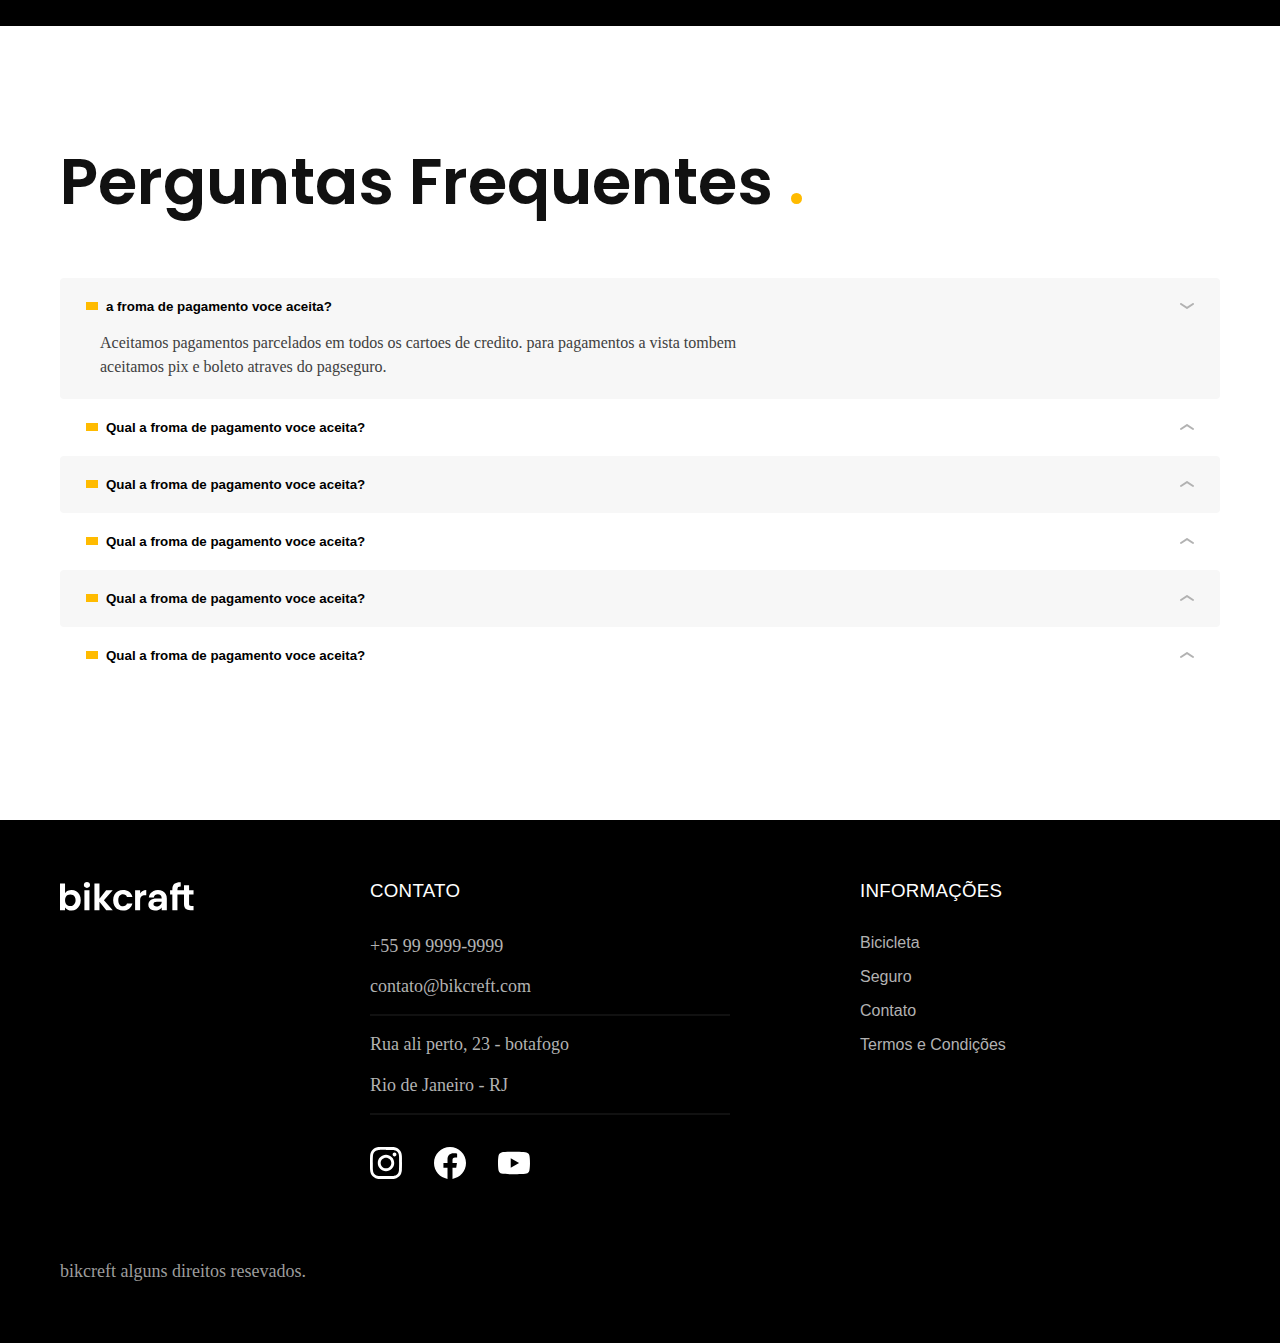
<file: seguro.html>
<!DOCTYPE html>

<html lang="pt-br">

<head>
  <meta name="viewport" content="width=device-width, initial-scale=1.0">
  <title>Seguros | Bikcreft </title>
  <meta name="description" content="Termos e Codições">

  <link rel="preload" href="./css/global/style.min.css" as="style">
  <link rel="stylesheet" href="./css/global/style.min.css">

  <link rel="icon" href="./favicon.svg" type="image/svg=xml">

  <link rel="preconnect" href="https://fonts.googleapis.com">
  <link rel="preconnect" href="https://fonts.gstatic.com" crossorigin>
  <link href="https://fonts.googleapis.com/css2?family=Merriweather:ital,wght@1,900&family=Poppins:wght@400;600&family=Roboto:wght@400;500&display=swap" rel="stylesheet">
  <script>document.documentElement.classList.add('js')</script>

</head>

<body id="termos">
  <header class="header-bg cor-0">
    <div class="header contener">
      <a href="./">
        <img src="./img/bikcraft.svg" alt="bikcraft">
      </a>
      <nav aria aria-label="primaria">
        <ul class="header-menu font-1-m cor-0">
          <li><a href="./bicicleta.html">Bicicleta</a></li>
          <li><a href="./seguro.html">seguro</a></li>
          <li><a href="./contato.html">contato</a></li>
        </ul>
      </nav>
    </div>
  </header>
  <main class="seguros-bg">
    <div class="titulo-bg">
      <div class="titulo contener">
        <p class="font-2-l-b cor-5">Escolha o Seguro</p>
        <h1 class="font-1-xxl cor-0">Voce Seguro<span class="cor-p1">.</span></h1>
      </div>
    </div>

    <div class=" contener seguros-contener">

      <div class="seguros-item fadeInLeft" data-anime="400">
        <h3 class="font-1-xl cor-6">PRATA</h3>
        <div class="preco">
          <span class="font-1-xl cor-0">R$ 199 </span><span class="font-1-xs cor-6">Mensal</span>
        </div>
        <ul class="font-2-m cor-0">
          <li>Duas trocas por ano</li>
          <li>Assistencia tecnica</li>
          <li>Suporte das 8hr as 18hrs</li>
          <li>Cobertura estadual</li>
        </ul>
        <a class="botao secundario" href="./orcamento.html?tipo=seguro&produto=prata">Inscreva-se</a>
      </div>
      <div class="seguros-item fadeInRight" data-anime="400">
        <h3 class="font-1-xl cor-p1">OURO</h3>
        <div class="preco">
          <span class="font-1-xl cor-0">R$ 299</span><span class="font-1-xs cor-6">Mensal </span>
        </div>
        <ul class="font-2-m cor-0">
          <li>Duas trocas por ano</li>
          <li>Duas trocas por ano</li>
          <li>Duas trocas por ano</li>
          <li>Assistencia tecnica</li>
          <li>Suporte das 8hr as 18hrs</li>
          <li>Cobertura estadual</li>
        </ul>
        <a class="botao" href="./orcamento.html?tipo=seguro&produto=ouro">Inscreva-se</a>
      </div>
    </div>

  </main>
  <article class="vantagens-bg">
    <div class="vantagens contener">
      <h2 class="font-1-xxl cor-0">Vantagens <span class="cor-p1">.</span></h2>
      <ul>
        <li>
          <img src="./img/incos/eletrica 1.svg" alt="">
          <h3 class="font-1-l cor-0">Reparo eletrico</h3>
          <p class="font-2-s cor-5"> reparo eletrico reparo eletricoreparo eletricoreparo eletricoreparo eletricoreparo eletricoreparo eletricoreparo eletrico.</p>
        </li>
        <li>
          <img src="./img/incos/carbono 1.svg" alt="">
          <h3 class="font-1-l cor-0">Reparo eletrico</h3>
          <p class="font-2-s cor-5"> reparo eletrico reparo eletricoreparo eletricoreparo eletricoreparo eletricoreparo eletricoreparo eletricoreparo eletrico.</p>
        </li>
        <li>
          <img src="./img/incos/eletrica 1.svg" alt="">
          <h3 class="font-1-l cor-0">Reparo eletrico</h3>
          <p class="font-2-s cor-5"> reparo eletrico reparo eletricoreparo eletricoreparo eletricoreparo eletricoreparo eletricoreparo eletricoreparo eletrico.</p>
        </li>
        <li>
          <img src="./img/incos/carbono 1.svg" alt="">
          <h3 class="font-1-l cor-0">Reparo eletrico</h3>
          <p class="font-2-s cor-5"> reparo eletrico reparo eletricoreparo eletricoreparo eletricoreparo eletricoreparo eletricoreparo eletricoreparo eletrico.</p>
        </li>
        <li>
          <img src="./img/incos/eletrica 1.svg" alt="">
          <h3 class="font-1-l cor-0">Reparo eletrico</h3>
          <p class="font-2-s cor-5"> reparo eletrico reparo eletricoreparo eletricoreparo eletricoreparo eletricoreparo eletricoreparo eletricoreparo eletrico.</p>
        </li>
        <li>
          <img src="./img/incos/carbono 1.svg" alt="">
          <h3 class="font-1-l cor-0">Reparo eletrico</h3>
          <p class="font-2-s cor-5"> reparo eletrico reparo eletricoreparo eletricoreparo eletricoreparo eletricoreparo eletricoreparo eletricoreparo eletrico.</p>
        </li>
      </ul>
    </div>
  </article>

  <article class="perguntas contener">
    <h2 class="font-1-xxl">Perguntas Frequentes <span class="cor-p1">.</span></h2>
    <dl>
      <div>
        <dt><button class="font-1-m-b" aria-controls="pergunta1" aria-expanded="true"> a froma de pagamento voce aceita?</button></dt>
        <dd id="pergunta1" class="font-2-s cor-9 ativa"> Aceitamos pagamentos parcelados em todos os cartoes de credito. para pagamentos a vista tombem aceitamos pix e boleto atraves do pagseguro.</dd>
      </div>
      <div>
        <dt><button class="font-1-m-b" aria-controls="pergunta2" aria-expanded="false">Qual a froma de pagamento voce aceita?</button></dt>
        <dd id="pergunta2" class="font-2-s cor-9"> Aceitamos pagamentos parcelados em todos os cartoes de credito. para pagamentos a vista tombem aceitamos pix e boleto atraves do pagseguro.</dd>
      </div>
      <div>
        <dt><button class="font-1-m-b" aria-controls="pergunta3" aria-expanded="false">Qual a froma de pagamento voce aceita?</button></dt>
        <dd id="pergunta3" class="font-2-s cor-9"> Aceitamos pagamentos parcelados em todos os cartoes de credito. para pagamentos a vista tombem aceitamos pix e boleto atraves do pagseguro.</dd>
      </div>
      <div>
        <dt><button class="font-1-m-b" aria-controls="pergunta4" aria-expanded="false">Qual a froma de pagamento voce aceita?</button></dt>
        <dd id="pergunta4" class="font-2-s cor-9"> Aceitamos pagamentos parcelados em todos os cartoes de credito. para pagamentos a vista tombem aceitamos pix e boleto atraves do pagseguro.</dd>
      </div>
      <div>
        <dt><button class="font-1-m-b" aria-controls="pergunta5" aria-expanded="false">Qual a froma de pagamento voce aceita?</button></dt>
        <dd id="pergunta5" class="font-2-s cor-9"> Aceitamos pagamentos parcelados em todos os cartoes de credito. para pagamentos a vista tombem aceitamos pix e boleto atraves do pagseguro.</dd>
      </div>
      <div>
        <dt><button class="font-1-m-b" aria-controls="pergunta6" aria-expanded="false">Qual a froma de pagamento voce aceita?</button></dt>
        <dd id="pergunta6" class="font-2-s cor-9"> Aceitamos pagamentos parcelados em todos os cartoes de credito. para pagamentos a vista tombem aceitamos pix e boleto atraves do pagseguro.</dd>
      </div>
    </dl>
  </article>


  <footer class="footer-bg">
    <div class="footer contener">
      <img src="./img/bikcraft.svg" alt="bikcreft">
      <div class="footer-contato">
        <h3 class="font-2-l-b cor-0">contato</h3>
        <ul class=" cor-5 font-2-m">
          <li><a href="tel:+5599999999999">+55 99 9999-9999</a></li>
          <li><a href="mailto:contato@bikcreft.com">contato@bikcreft.com</a></li>
          <li>Rua ali perto, 23 - botafogo</li>
          <li>Rio de Janeiro - RJ</li>
        </ul>
        <div class="footer-redes">
          <a href="./">
            <img src="./img/incos/instagram.svg" alt="instagram">
          </a>
          <a href="./">
            <img src="./img/incos/facebook.svg" alt="facebook">
          </a>
          <a href="./">
            <img src="./img/incos/youtube.svg" alt="youtube">
          </a>
        </div>
      </div>
      <div class="footer-info">
        <h3 class="font-2-l-b cor-0">Informações</h3>
        <nav>
          <ul class="font-1-m cor-5">
            <li><a href="./bicicleta">Bicicleta</a></li>
            <li><a href="./seguro.html">Seguro</a></li>
            <li><a href="./contato.html">Contato</a></li>
            <li><a href="./termos.html">Termos e Condições</a></li>
          </ul>
        </nav>
      </div>
      <p class="footer-copy font-2-m cor-6"> bikcreft alguns direitos resevados.</p>
    </div>
  </footer>
  <script src="./js/pluguins/simple-anime.js"></script>
  <script src="./js/script.js"></script>
</body>

</html>
</file>
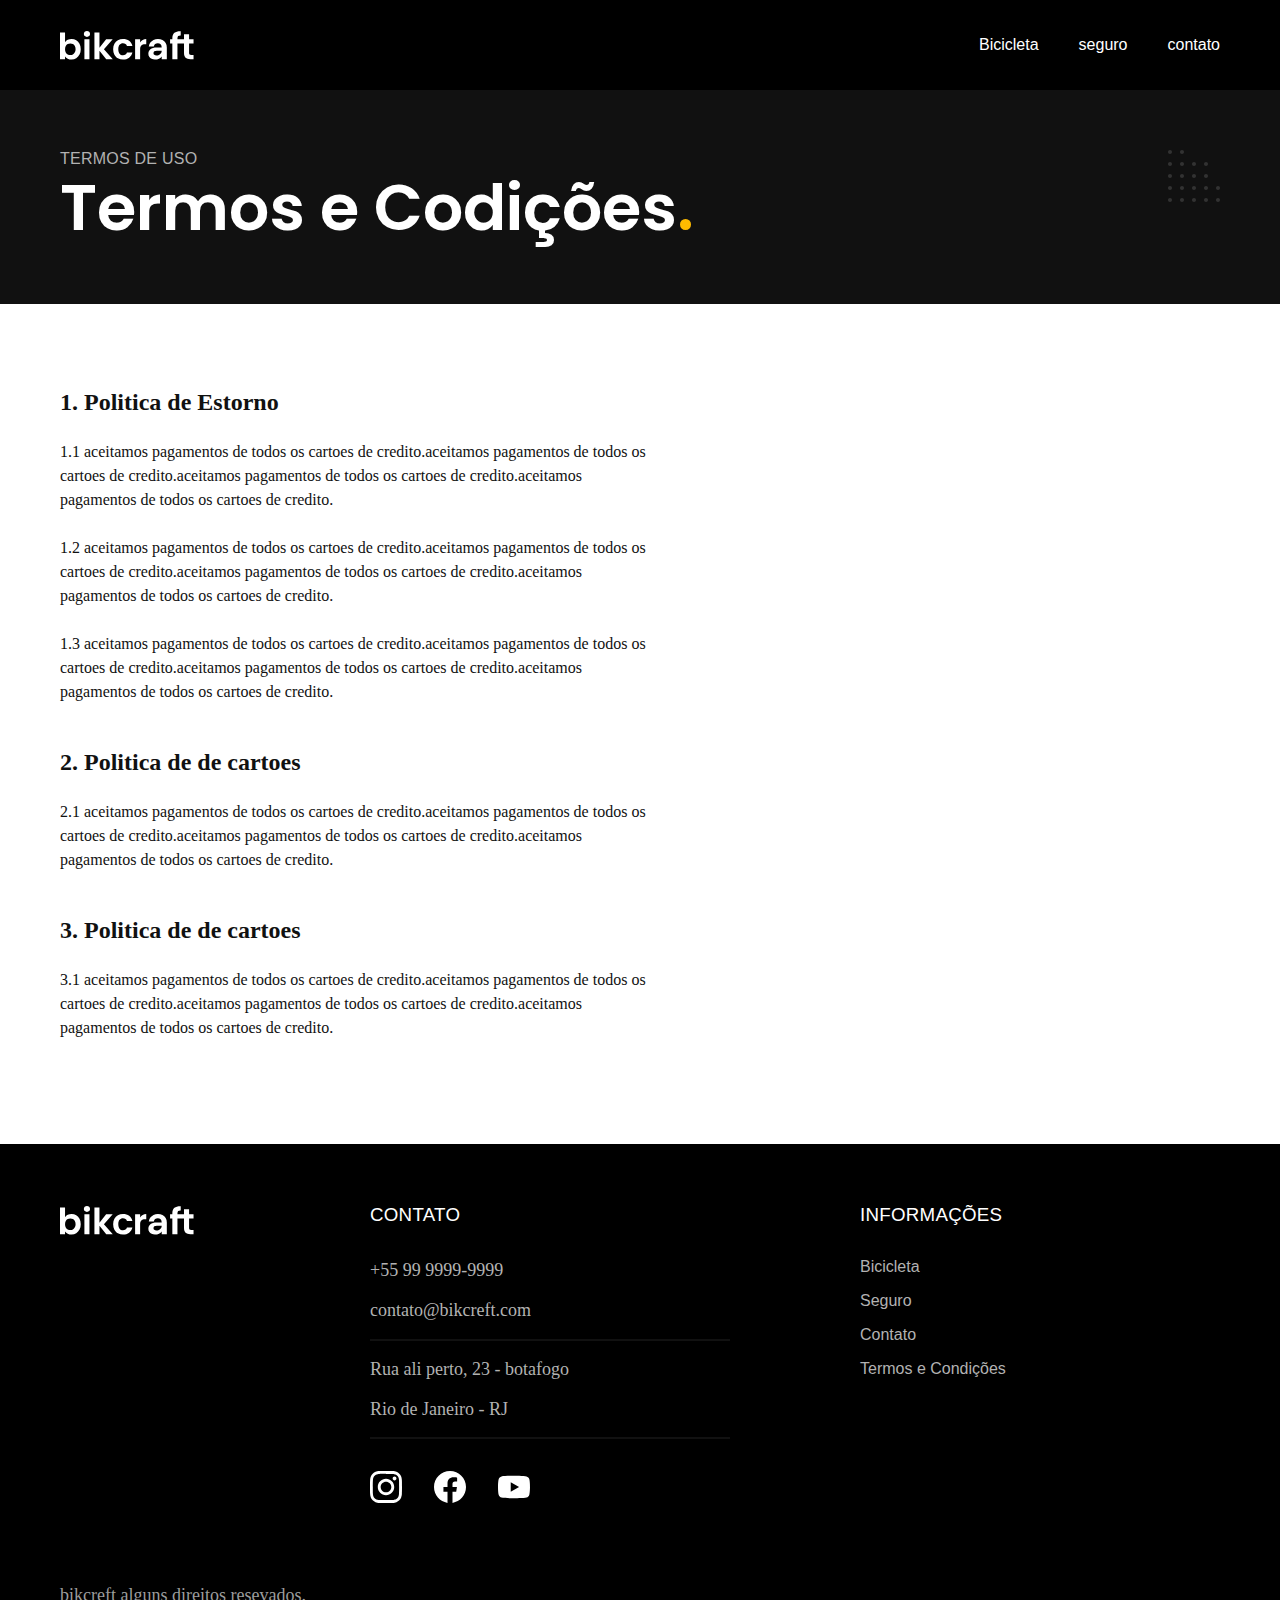
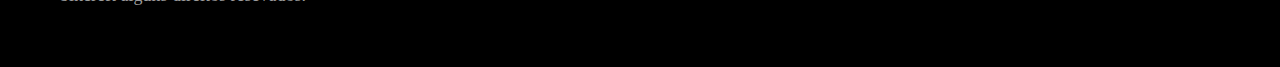
<file: termos.html>
<!DOCTYPE html>

<html lang="pt-br">

<head>
  <meta name="viewport" content="width=device-width, initial-scale=1.0">
  <title>Termos e Codições | Bikcreft </title>
  <meta name="description" content="Termos e Codições">

  <link rel="preload" href="./css/global/style.min.css" as="style">
  <link rel="stylesheet" href="./css/global/style.min.css">

  <link rel="icon" href="./favicon.svg" type="image/svg=xml">

  <link rel="preconnect" href="https://fonts.googleapis.com">
  <link rel="preconnect" href="https://fonts.gstatic.com" crossorigin>
  <link href="https://fonts.googleapis.com/css2?family=Merriweather:ital,wght@1,900&family=Poppins:wght@400;600&family=Roboto:wght@400;500&display=swap" rel="stylesheet">
  <script>document.documentElement.classList.add('js')</script>

</head>

<body id="termos">
  <header class="header-bg cor-0">
    <div class="header contener">
      <a href="./">
        <img src="./img/bikcraft.svg" alt="bikcraft">
      </a>
      <nav aria aria-label="primaria">
        <ul class="header-menu font-1-m cor-0">
          <li><a href="./bicicleta.html">Bicicleta</a></li>
          <li><a href="./seguro.html">seguro</a></li>
          <li><a href="./contato.html">contato</a></li>
        </ul>
      </nav>
    </div>
  </header>
  <main>
    <div class="titulo-bg">
      <div class="titulo contener">
        <p class="font-2-l-b cor-5">Termos de Uso</p>
        <h1 class="font-1-xxl cor-0">Termos e Codições<span class="cor-p1">.</span></h1>
      </div>
    </div>
    <div class="termos font-2-s cor- 10 contener">
      <h2 class="font-1-l cor-11"> 1. Politica de Estorno</h2>
      <p> 1.1 aceitamos pagamentos de todos os cartoes de credito.aceitamos pagamentos de todos os cartoes de credito.aceitamos pagamentos de todos os cartoes de credito.aceitamos pagamentos de todos os cartoes de credito.</p>
      <p> 1.2 aceitamos pagamentos de todos os cartoes de credito.aceitamos pagamentos de todos os cartoes de credito.aceitamos pagamentos de todos os cartoes de credito.aceitamos pagamentos de todos os cartoes de credito.</p>
      <p> 1.3 aceitamos pagamentos de todos os cartoes de credito.aceitamos pagamentos de todos os cartoes de credito.aceitamos pagamentos de todos os cartoes de credito.aceitamos pagamentos de todos os cartoes de credito.</p>
      <h2 class="font-1-l cor-11"> 2. Politica de de cartoes</h2>
      <p> 2.1 aceitamos pagamentos de todos os cartoes de credito.aceitamos pagamentos de todos os cartoes de credito.aceitamos pagamentos de todos os cartoes de credito.aceitamos pagamentos de todos os cartoes de credito.</p>
      <h2 class="font-1-l cor-11"> 3. Politica de de cartoes</h2>
      <p> 3.1 aceitamos pagamentos de todos os cartoes de credito.aceitamos pagamentos de todos os cartoes de credito.aceitamos pagamentos de todos os cartoes de credito.aceitamos pagamentos de todos os cartoes de credito.</p>
    </div>
  </main>

  <footer class="footer-bg">
    <div class="footer contener">
      <img src="./img/bikcraft.svg" alt="bikcreft">
      <div class="footer-contato">
        <h3 class="font-2-l-b cor-0">contato</h3>
        <ul class=" cor-5 font-2-m">
          <li><a href="tel:+5599999999999">+55 99 9999-9999</a></li>
          <li><a href="mailto:contato@bikcreft.com">contato@bikcreft.com</a></li>
          <li>Rua ali perto, 23 - botafogo</li>
          <li>Rio de Janeiro - RJ</li>
        </ul>
        <div class="footer-redes">
          <a href="./">
            <img src="./img/incos/instagram.svg" alt="instagram">
          </a>
          <a href="./">
            <img src="./img/incos/facebook.svg" alt="facebook">
          </a>
          <a href="./">
            <img src="./img/incos/youtube.svg" alt="youtube">
          </a>
        </div>
      </div>
      <div class="footer-info">
        <h3 class="font-2-l-b cor-0">Informações</h3>
        <nav>
          <ul class="font-1-m cor-5">
            <li><a href="./bicicleta">Bicicleta</a></li>
            <li><a href="./seguro.html">Seguro</a></li>
            <li><a href="./contato.html">Contato</a></li>
            <li><a href="./termos.html">Termos e Condições</a></li>
          </ul>
        </nav>
      </div>
      <p class="footer-copy font-2-m cor-6"> bikcreft alguns direitos resevados.</p>
    </div>
  </footer>
  <script src="./js/script.js"></script>
</body>

</html>
</file>
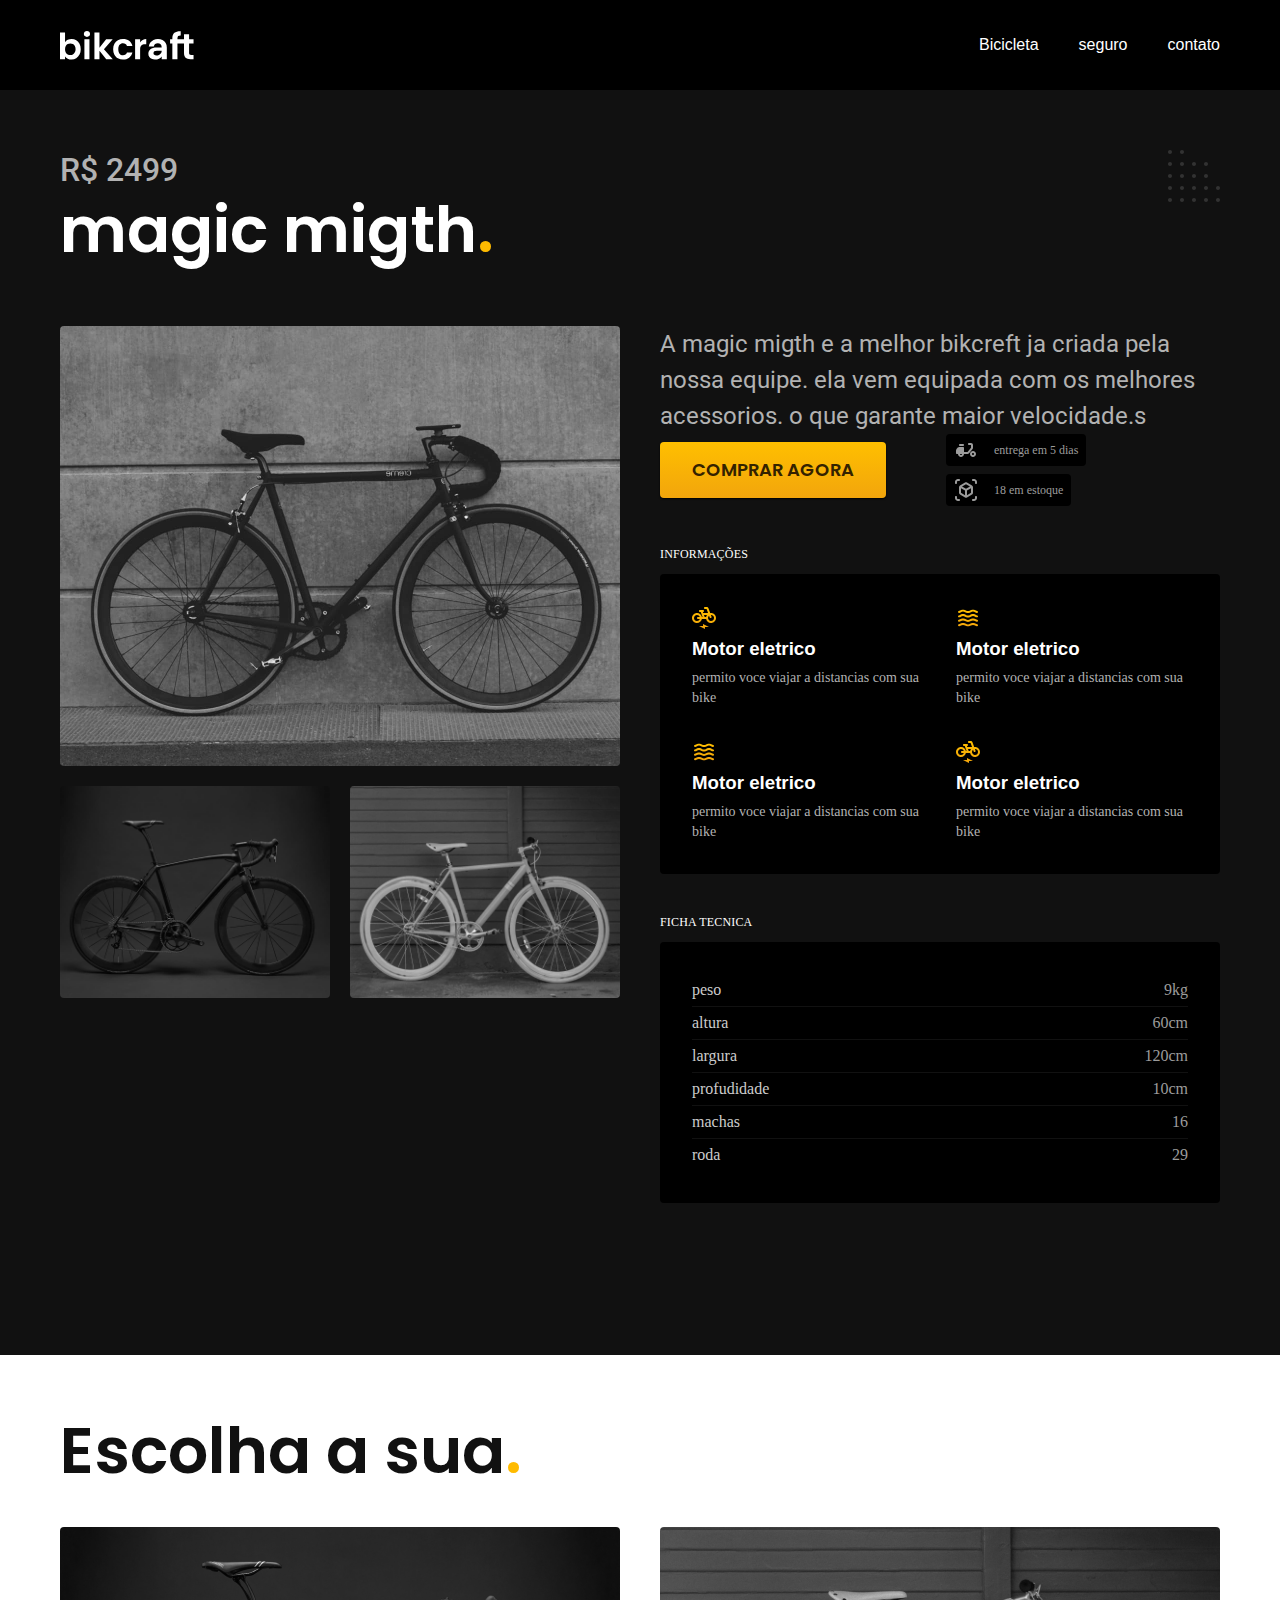
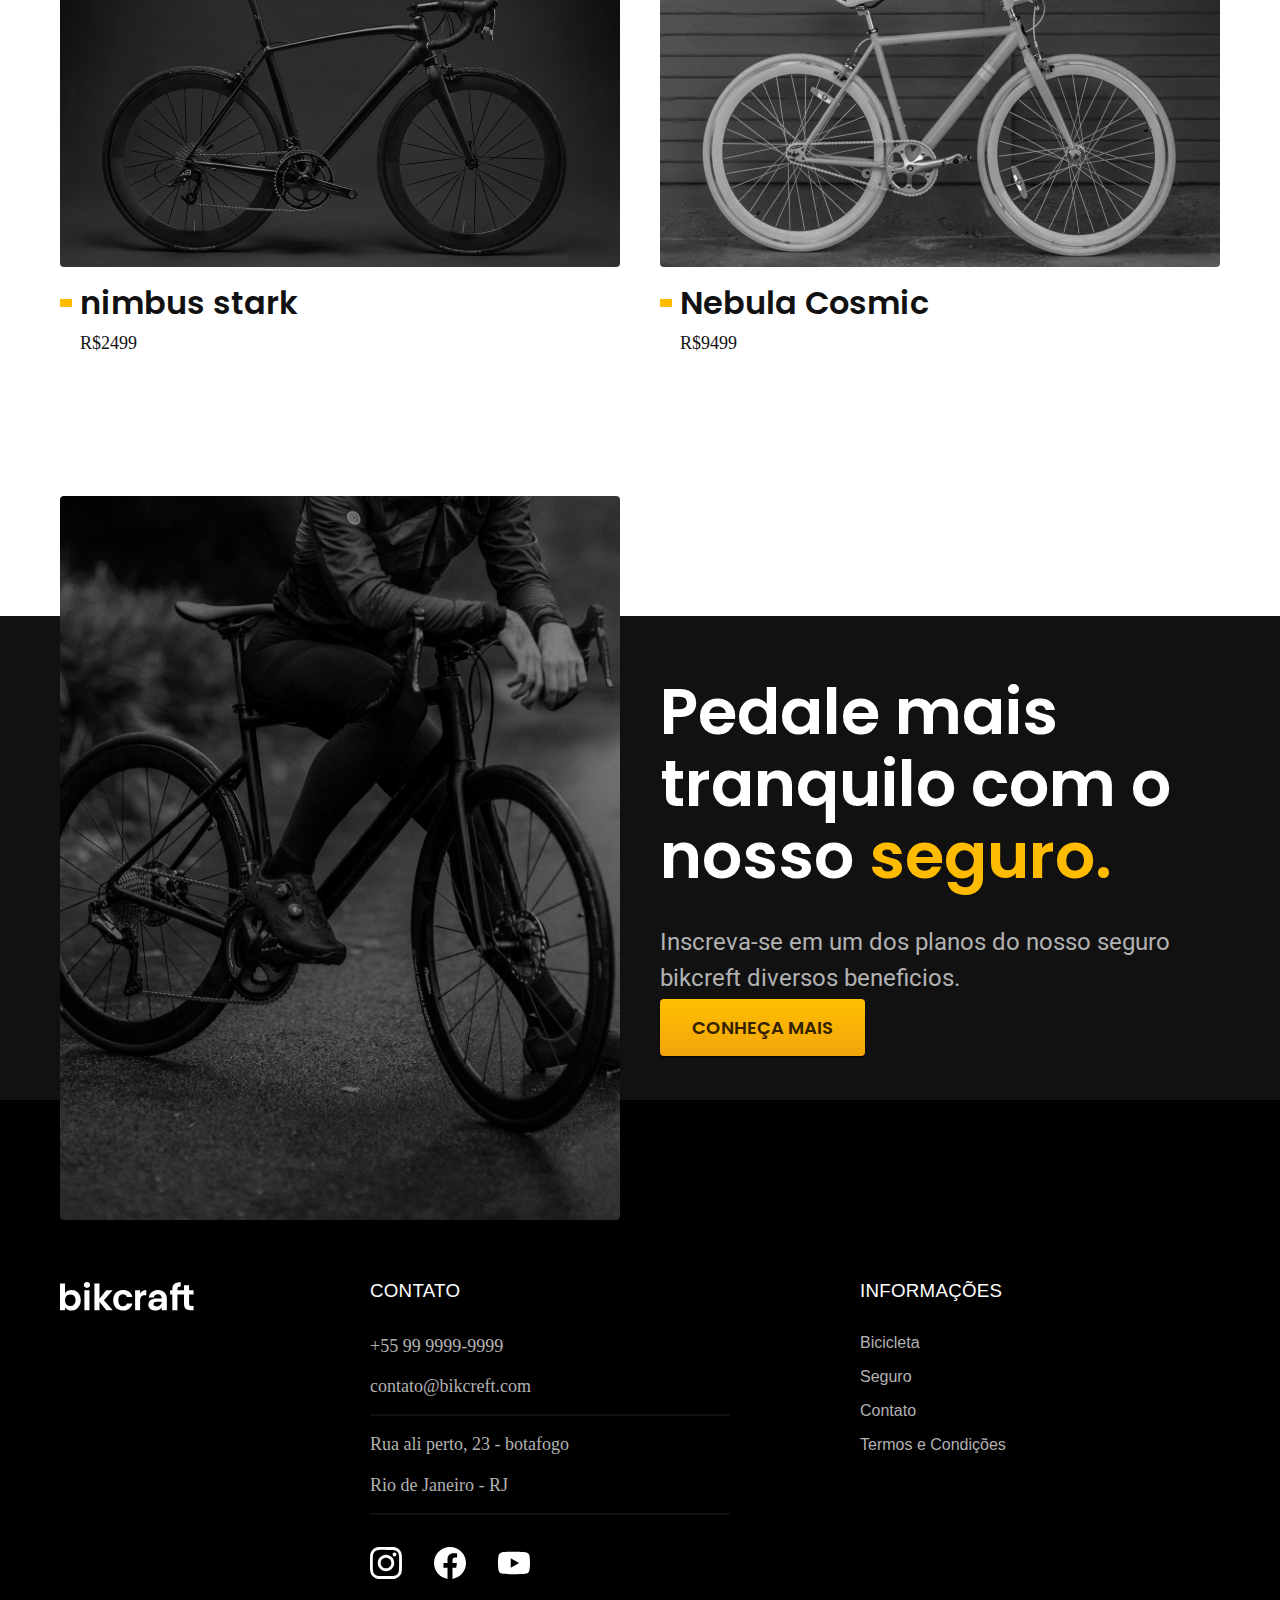
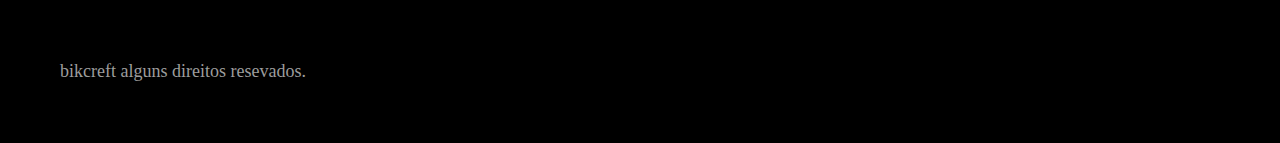
<file: bicicletas/magic.html>
<!DOCTYPE html>

<html lang="pt-br">

<head>
  <meta name="viewport" content="width=device-width, initial-scale=1.0">
  <title>Magic | Bikcreft </title>
  <meta name="description" content="magic">

  <link rel="stylesheet" href="../css/global/style.min.css">

  <link rel="icon" href="../favicon.svg" type="image/svg=xml">

  <link rel="preconnect" href="https://fonts.googleapis.com">
  <link rel="preconnect" href="https://fonts.gstatic.com" crossorigin>
  <link href="https://fonts.googleapis.com/css2?family=Merriweather:ital,wght@1,900&family=Poppins:wght@400;600&family=Roboto:wght@400;500&display=swap" rel="stylesheet">
  <script>document.documentElement.classList.add('js')</script>

</head>

<body id="bicicleta">
  <header class="header-bg cor-0">
    <div class="header contener">
      <a href="../">
        <img src="../img/bikcraft.svg" alt="bikcraft">
      </a>
      <nav aria aria-label="primaria">
        <ul class="header-menu font-1-m cor-0">
          <li><a href="../bicicleta.html">Bicicleta</a></li>
          <li><a href="../seguro.html">seguro</a></li>
          <li><a href="../contato.html">contato</a></li>
        </ul>
      </nav>
    </div>
  </header>

  <main class="titulo-bg">
    <div>
      <div class="titulo contener">
        <p class="font-2-xl cor-5"> R$ 2499</p>
        <h1 class="font-1-xxl cor-0">magic migth<span class="cor-p1">.</span></h1>
      </div>
    </div>
    <div class=" bicicletas contener">
      <div class="bicicleta-imagens">
        <img src="../img/bicicleta/nimbus2.jpg" alt="bicicleta1">
        <img src="../img/bicicleta/nimbus1.jpg" alt="bicicleta2">
        <img src="../img/bicicleta/nimbus3.jpg" alt="bicicleta3">
      </div>
      <div class="bicicleta-conteudo">
        <div>
          <p class="font-2-l cor-5">A magic migth e a melhor bikcreft ja criada pela nossa equipe. ela vem equipada com os melhores acessorios. o que garante maior velocidade.s </p>
          <div class="bicicleta-comprar">
            <a class="botao" href="../orcamento.htmltipo=bikcraft&produto=magic">Comprar agora</a>
            <span class="font-1-xs cor-6"><img src="../img/incos/entrega.svg" alt="">entrega em 5 dias</span>
            <span class="font-1-xs cor-6"><img src="../img/incos/estoque.svg" alt="">18 em estoque</span>
          </div>

          <h2 class="font-1-xs cor-0">Informações</h2>
          <div class="font0">
            <ul class="bicicleta-informacao">
              <li>
                <img src="../img/incos/eletrica 1.svg" alt="">
                <h3 class="font-1-m cor-0">Motor eletrico</h3>
                <p class="font-2-xs cor-5">permito voce viajar a distancias com sua bike</p>
              </li>
              <li>
                <img src="../img/incos/carbono 1.svg" alt="">
                <h3 class="font-1-m cor-0">Motor eletrico</h3>
                <p class="font-2-xs cor-5">permito voce viajar a distancias com sua bike</p>
              </li>
              <li>
                <img src="../img/incos/carbono 1.svg" alt="">
                <h3 class="font-1-m cor-0">Motor eletrico</h3>
                <p class="font-2-xs cor-5">permito voce viajar a distancias com sua bike</p>
              </li>
              <li>
                <img src="../img/incos/eletrica 1.svg" alt="">
                <h3 class="font-1-m cor-0">Motor eletrico</h3>
                <p class="font-2-xs cor-5">permito voce viajar a distancias com sua bike</p>
              </li>
            </ul>
            <h2 class="font-1-xs cor-0">Ficha tecnica</h2>
            <ul class="bicicleta-ficha font-2-s cor-4">
              <li>
                peso <span>9kg</span>
              </li>
              <li>
                altura <span>60cm</span>
              </li>
              <li>
                largura <span>120cm</span>
              </li>
              <li>
                profudidade <span>10cm</span>
              </li>
              <li>
                machas <span>16</span>
              </li>
              <li>
                roda <span>29</span>
              </li>
            </ul>
          </div>
        </div>
      </div>
  </main>

  <article class="bicicletas-lista contener">
    <h2 class="  font-1-xxl">Escolha a sua<span class="cor-p1">.</span></h2>
    <ul><a href="./nimbus.html">
        <li><img src="../img/home/nimbus.jpg" alt="magic">
          <h3 class="font-1-xl">nimbus stark</h3>
          <span class="font-2-m">R$2499</span>
        </li>
      </a>
      <a href="./nebula.html">
        <li><img src="../img/home/nebula.jpg" alt="magic">
          <h3 class="font-1-xl">Nebula Cosmic</h3>
          <span class="font-2-m">R$9499</span>
        </li>
      </a>
    </ul>
  </article>

  <article class="seguro-bg">
    <div class="seguro contener">
      <div class="seguro-imagen">
        <img src="../img/seguros/seguros.jpg" alt="">
      </div>
      <div class="seguro-conteudo">
        <h2 class="font-1-xxl cor-0">Pedale mais tranquilo com o nosso <span class="cor-p1">seguro.</span> </h2>
        <p class="font-2-l cor-5">Inscreva-se em um dos planos do nosso seguro bikcreft diversos beneficios.</p>
        <a class="botao" href="../seguro.html">conheça mais </a>
      </div>
    </div>
  </article>

  <footer class="footer-bg">
    <div class="footer contener">
      <img src="../img/bikcraft.svg" alt="bikcreft">
      <div class="footer-contato">
        <h3 class="font-2-l-b cor-0">contato</h3>
        <ul class=" cor-5 font-2-m">
          <li><a href="tel:+5599999999999">+55 99 9999-9999</a></li>
          <li><a href="mailto:contato@bikcreft.com">contato@bikcreft.com</a></li>
          <li>Rua ali perto, 23 - botafogo</li>
          <li>Rio de Janeiro - RJ</li>
        </ul>
        <div class="footer-redes">
          <a href="../">
            <img src="../img/incos/instagram.svg" alt="instagram">
          </a>
          <a href="../">
            <img src="../img/incos/facebook.svg" alt="facebook">
          </a>
          <a href="../">
            <img src="../img/incos/youtube.svg" alt="youtube">
          </a>
        </div>
      </div>
      <div class="footer-info">
        <h3 class="font-2-l-b cor-0">Informações</h3>
        <nav>
          <ul class="font-1-m cor-5">
            <li><a href="../bicicleta.html">Bicicleta</a></li>
            <li><a href="../seguro.html">Seguro</a></li>
            <li><a href="../contato.html">Contato</a></li>
            <li><a href="../termos.html">Termos e Condições</a></li>
          </ul>
        </nav>
      </div>
      <p class="footer-copy font-2-m cor-6"> bikcreft alguns direitos resevados.</p>
    </div>
  </footer>
  <script src="../js/script.js"></script>
</body>

</html>
</file>
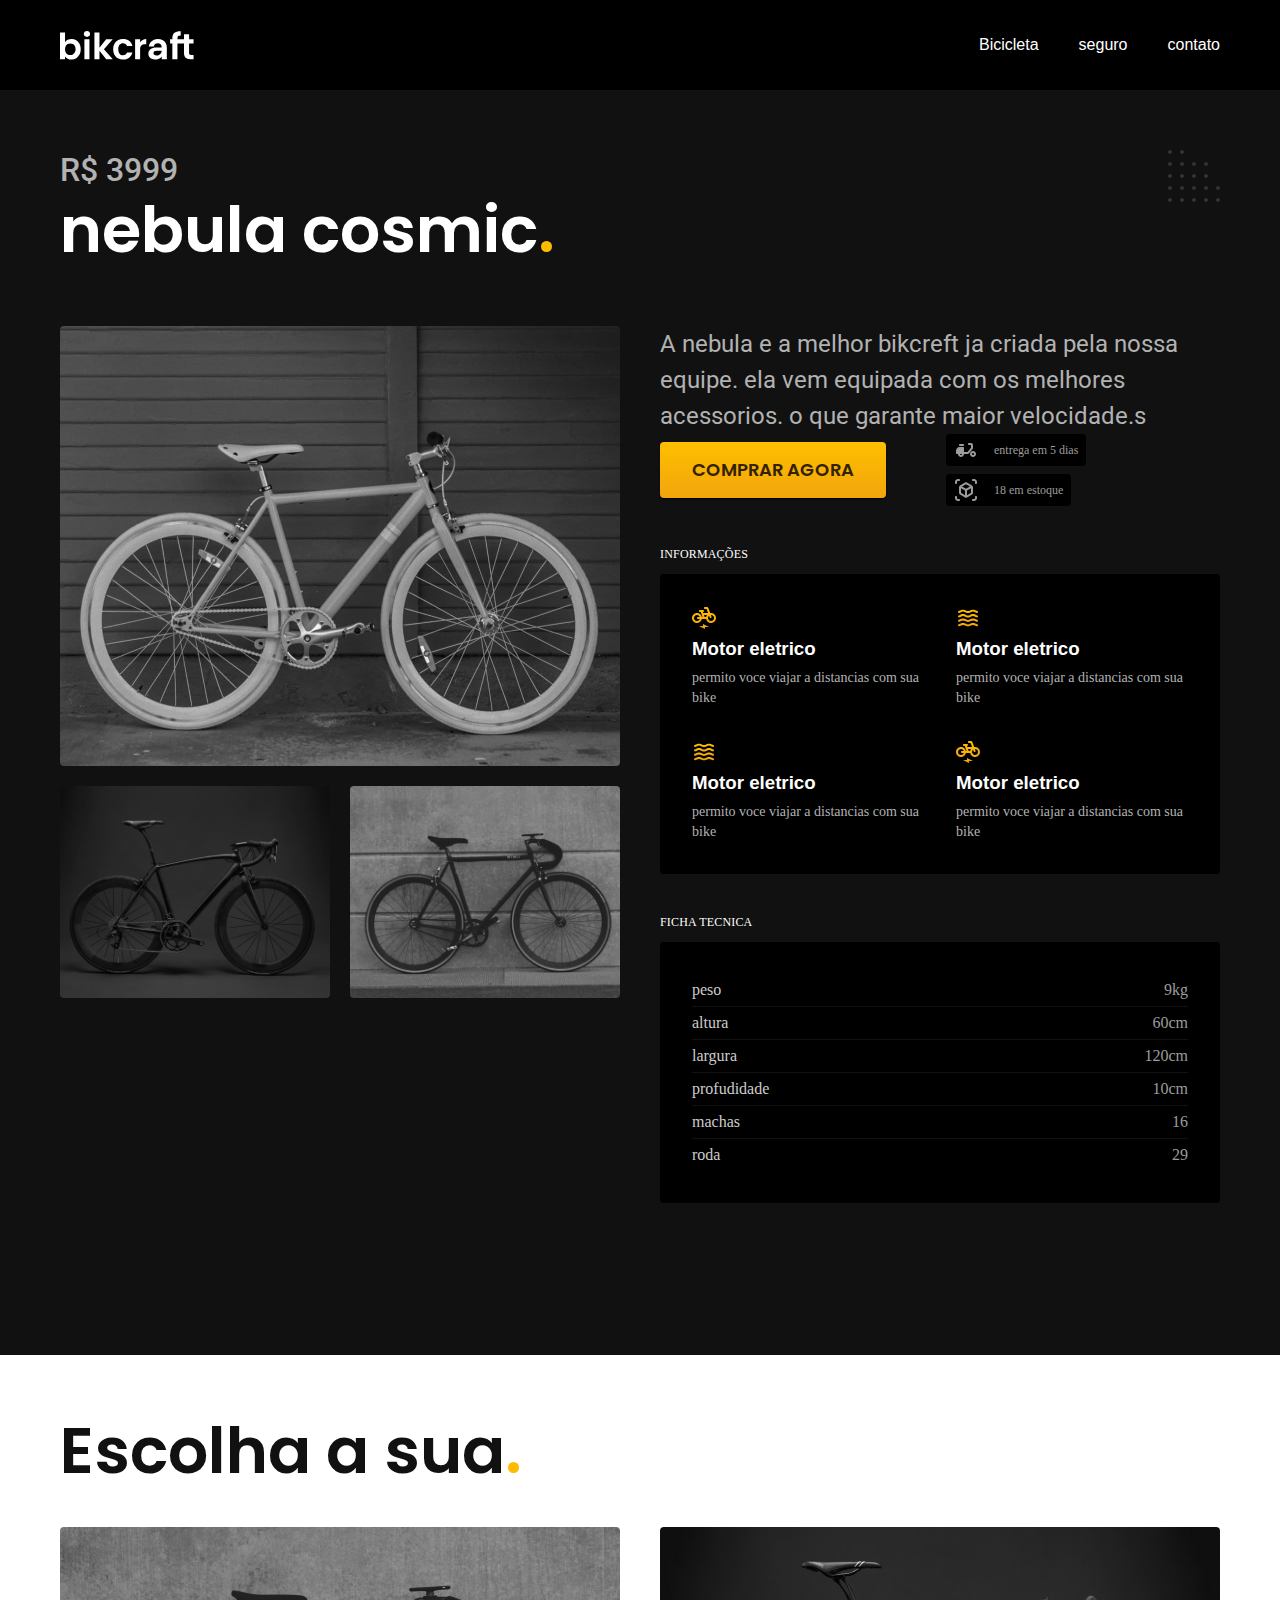
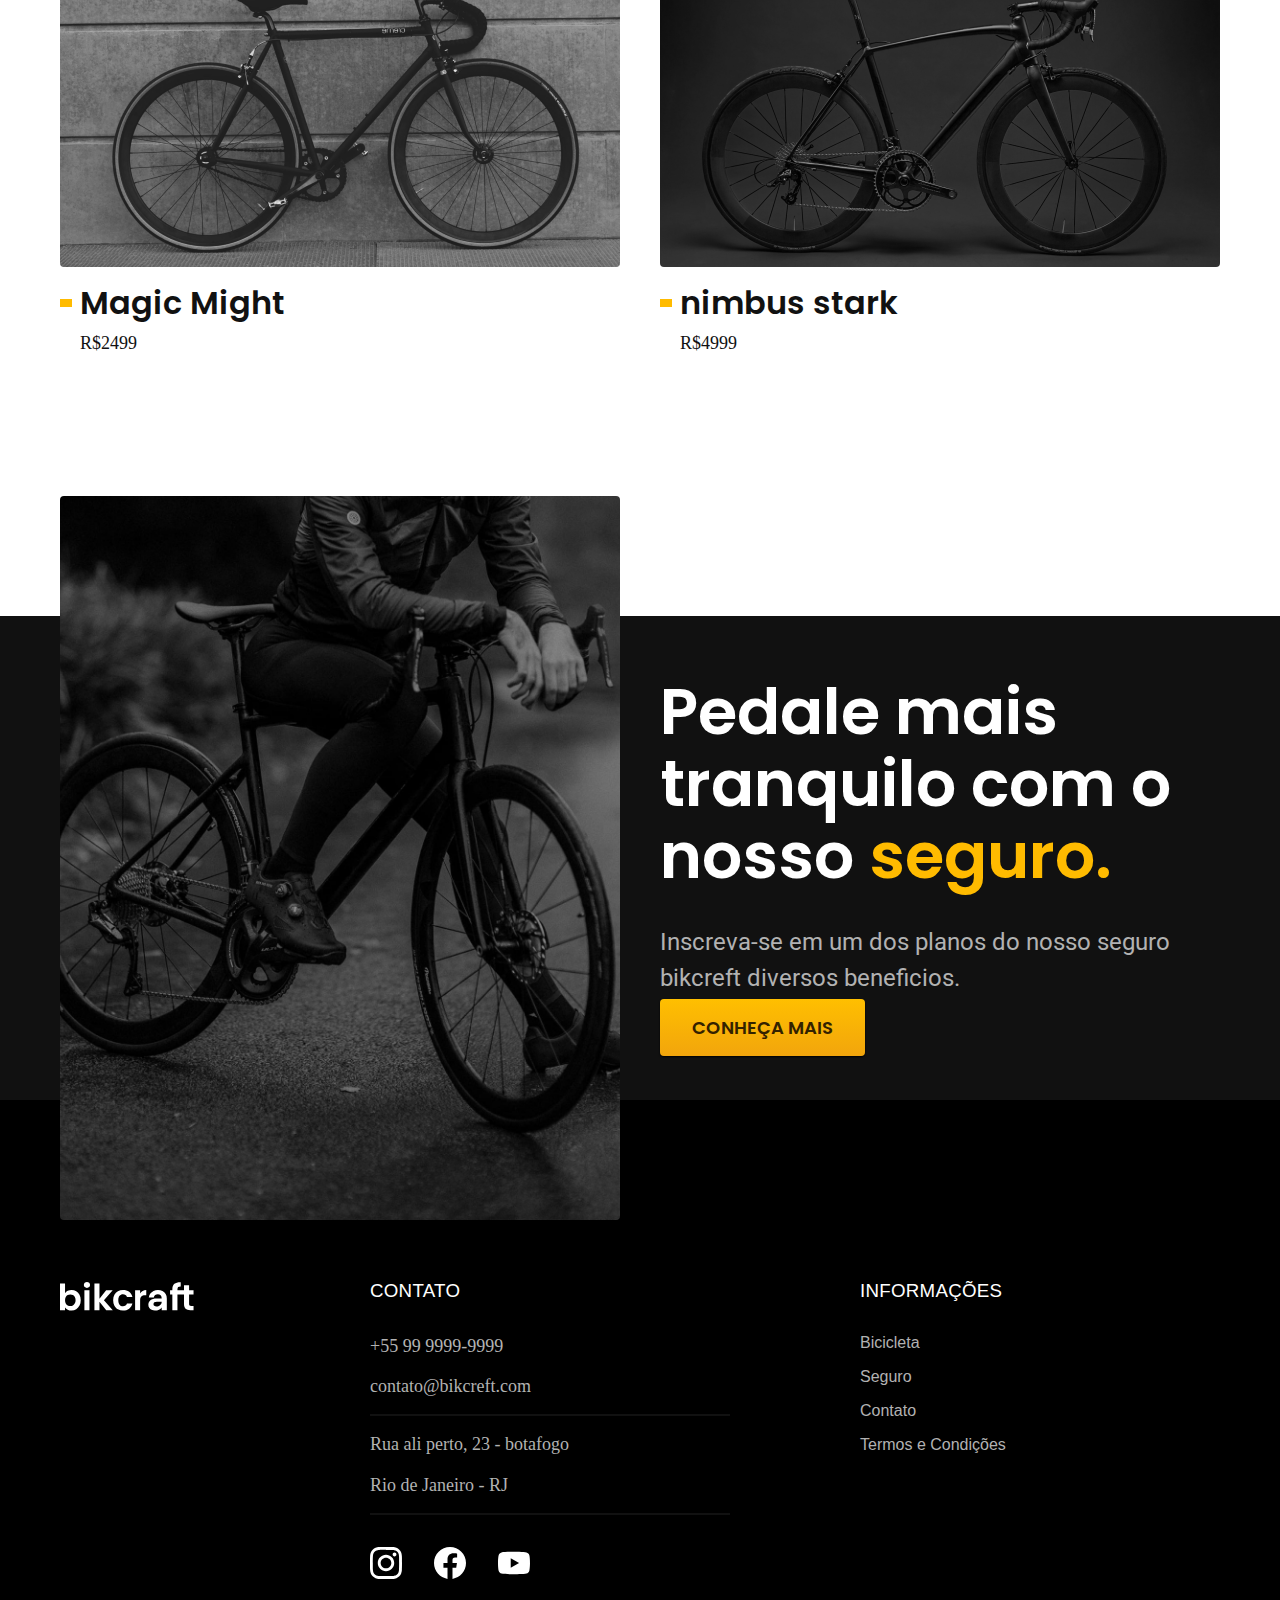
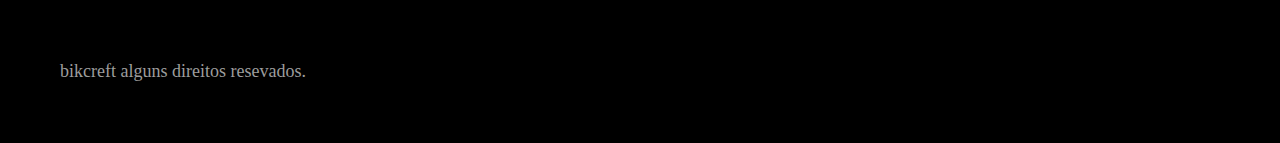
<file: bicicletas/nebula.html>
<!DOCTYPE html>

<html lang="pt-br">

<head>
  <meta name="viewport" content="width=device-width, initial-scale=1.0">
  <title>Nebula | Bikcreft </title>
  <meta name="description" content="nebula">

  <link rel="stylesheet" href="../css/global/style.min.css">

  <link rel="icon" href="../favicon.svg" type="image/svg=xml">

  <link rel="preconnect" href="https://fonts.googleapis.com">
  <link rel="preconnect" href="https://fonts.gstatic.com" crossorigin>
  <link href="https://fonts.googleapis.com/css2?family=Merriweather:ital,wght@1,900&family=Poppins:wght@400;600&family=Roboto:wght@400;500&display=swap" rel="stylesheet">
  <script>document.documentElement.classList.add('js')</script>

</head>

<body id="bicicleta">
  <header class="header-bg cor-0">
    <div class="header contener">
      <a href="../">
        <img src="../img/bikcraft.svg" alt="bikcraft">
      </a>
      <nav aria aria-label="primaria">
        <ul class="header-menu font-1-m cor-0">
          <li><a href="../bicicleta.html">Bicicleta</a></li>
          <li><a href="../seguro.html">seguro</a></li>
          <li><a href="../contato.html">contato</a></li>
        </ul>
      </nav>
    </div>
  </header>

  <main class="titulo-bg">
    <div>
      <div class="titulo contener">
        <p class="font-2-xl cor-5"> R$ 3999</p>
        <h1 class="font-1-xxl cor-0">nebula cosmic<span class="cor-p1">.</span></h1>
      </div>
    </div>
    <div class=" bicicletas contener">
      <div class="bicicleta-imagens">
        <img src="../img/bicicleta/nimbus3.jpg" alt="bicicleta1">
        <img src="../img/bicicleta/nimbus1.jpg" alt="bicicleta2">
        <img src="../img/bicicleta/nimbus2.jpg" alt="bicicleta3">
      </div>
      <div class="bicicleta-conteudo">
        <div>
          <p class="font-2-l cor-5">A nebula e a melhor bikcreft ja criada pela nossa equipe. ela vem equipada com os melhores acessorios. o que garante maior velocidade.s </p>
          <div class="bicicleta-comprar">
            <a class="botao" href="../orcamento.htmltipo=bikcraft&produto=nebula">Comprar agora</a>
            <span class="font-1-xs cor-6"><img src="../img/incos/entrega.svg" alt="">entrega em 5 dias</span>
            <span class="font-1-xs cor-6"><img src="../img/incos/estoque.svg" alt="">18 em estoque</span>
          </div>

          <h2 class="font-1-xs cor-0">Informações</h2>
          <div class="font0">
            <ul class="bicicleta-informacao">
              <li>
                <img src="../img/incos/eletrica 1.svg" alt="">
                <h3 class="font-1-m cor-0">Motor eletrico</h3>
                <p class="font-2-xs cor-5">permito voce viajar a distancias com sua bike</p>
              </li>
              <li>
                <img src="../img/incos/carbono 1.svg" alt="">
                <h3 class="font-1-m cor-0">Motor eletrico</h3>
                <p class="font-2-xs cor-5">permito voce viajar a distancias com sua bike</p>
              </li>
              <li>
                <img src="../img/incos/carbono 1.svg" alt="">
                <h3 class="font-1-m cor-0">Motor eletrico</h3>
                <p class="font-2-xs cor-5">permito voce viajar a distancias com sua bike</p>
              </li>
              <li>
                <img src="../img/incos/eletrica 1.svg" alt="">
                <h3 class="font-1-m cor-0">Motor eletrico</h3>
                <p class="font-2-xs cor-5">permito voce viajar a distancias com sua bike</p>
              </li>
            </ul>
            <h2 class="font-1-xs cor-0">Ficha tecnica</h2>
            <ul class="bicicleta-ficha font-2-s cor-4">
              <li>
                peso <span>9kg</span>
              </li>
              <li>
                altura <span>60cm</span>
              </li>
              <li>
                largura <span>120cm</span>
              </li>
              <li>
                profudidade <span>10cm</span>
              </li>
              <li>
                machas <span>16</span>
              </li>
              <li>
                roda <span>29</span>
              </li>
            </ul>
          </div>
        </div>
      </div>
  </main>

  <article class="bicicletas-lista contener">
    <h2 class="  font-1-xxl">Escolha a sua<span class="cor-p1">.</span></h2>
    <ul><a href="./magic.html">
        <li><img src="../img/home/magic.jpg" alt="magic">
          <h3 class="font-1-xl">Magic Might</h3>
          <span class="font-2-m">R$2499</span>
        </li>
      </a>
      <a href="./nimbus.html">
        <li><img src="../img/home/nimbus.jpg" alt="magic">
          <h3 class="font-1-xl">nimbus stark</h3>
          <span class="font-2-m">R$4999</span>
        </li>
      </a>
    </ul>
  </article>

  <article class="seguro-bg">
    <div class="seguro contener">
      <div class="seguro-imagen">
        <img src="../img/seguros/seguros.jpg" alt="">
      </div>
      <div class="seguro-conteudo">
        <h2 class="font-1-xxl cor-0">Pedale mais tranquilo com o nosso <span class="cor-p1">seguro.</span> </h2>
        <p class="font-2-l cor-5">Inscreva-se em um dos planos do nosso seguro bikcreft diversos beneficios.</p>
        <a class="botao" href="../seguro.html">conheça mais </a>
      </div>
    </div>
  </article>

  <footer class="footer-bg">
    <div class="footer contener">
      <img src="../img/bikcraft.svg" alt="bikcreft">
      <div class="footer-contato">
        <h3 class="font-2-l-b cor-0">contato</h3>
        <ul class=" cor-5 font-2-m">
          <li><a href="tel:+5599999999999">+55 99 9999-9999</a></li>
          <li><a href="mailto:contato@bikcreft.com">contato@bikcreft.com</a></li>
          <li>Rua ali perto, 23 - botafogo</li>
          <li>Rio de Janeiro - RJ</li>
        </ul>
        <div class="footer-redes">
          <a href="../">
            <img src="../img/incos/instagram.svg" alt="instagram">
          </a>
          <a href="../">
            <img src="../img/incos/facebook.svg" alt="facebook">
          </a>
          <a href="../">
            <img src="../img/incos/youtube.svg" alt="youtube">
          </a>
        </div>
      </div>
      <div class="footer-info">
        <h3 class="font-2-l-b cor-0">Informações</h3>
        <nav>
          <ul class="font-1-m cor-5">
            <li><a href="../bicicleta.html">Bicicleta</a></li>
            <li><a href="../seguro.html">Seguro</a></li>
            <li><a href="../contato.html">Contato</a></li>
            <li><a href="../termos.html">Termos e Condições</a></li>
          </ul>
        </nav>
      </div>
      <p class="footer-copy font-2-m cor-6"> bikcreft alguns direitos resevados.</p>
    </div>
  </footer>
  <script src="../js/script.js"></script>
</body>

</html>
</file>
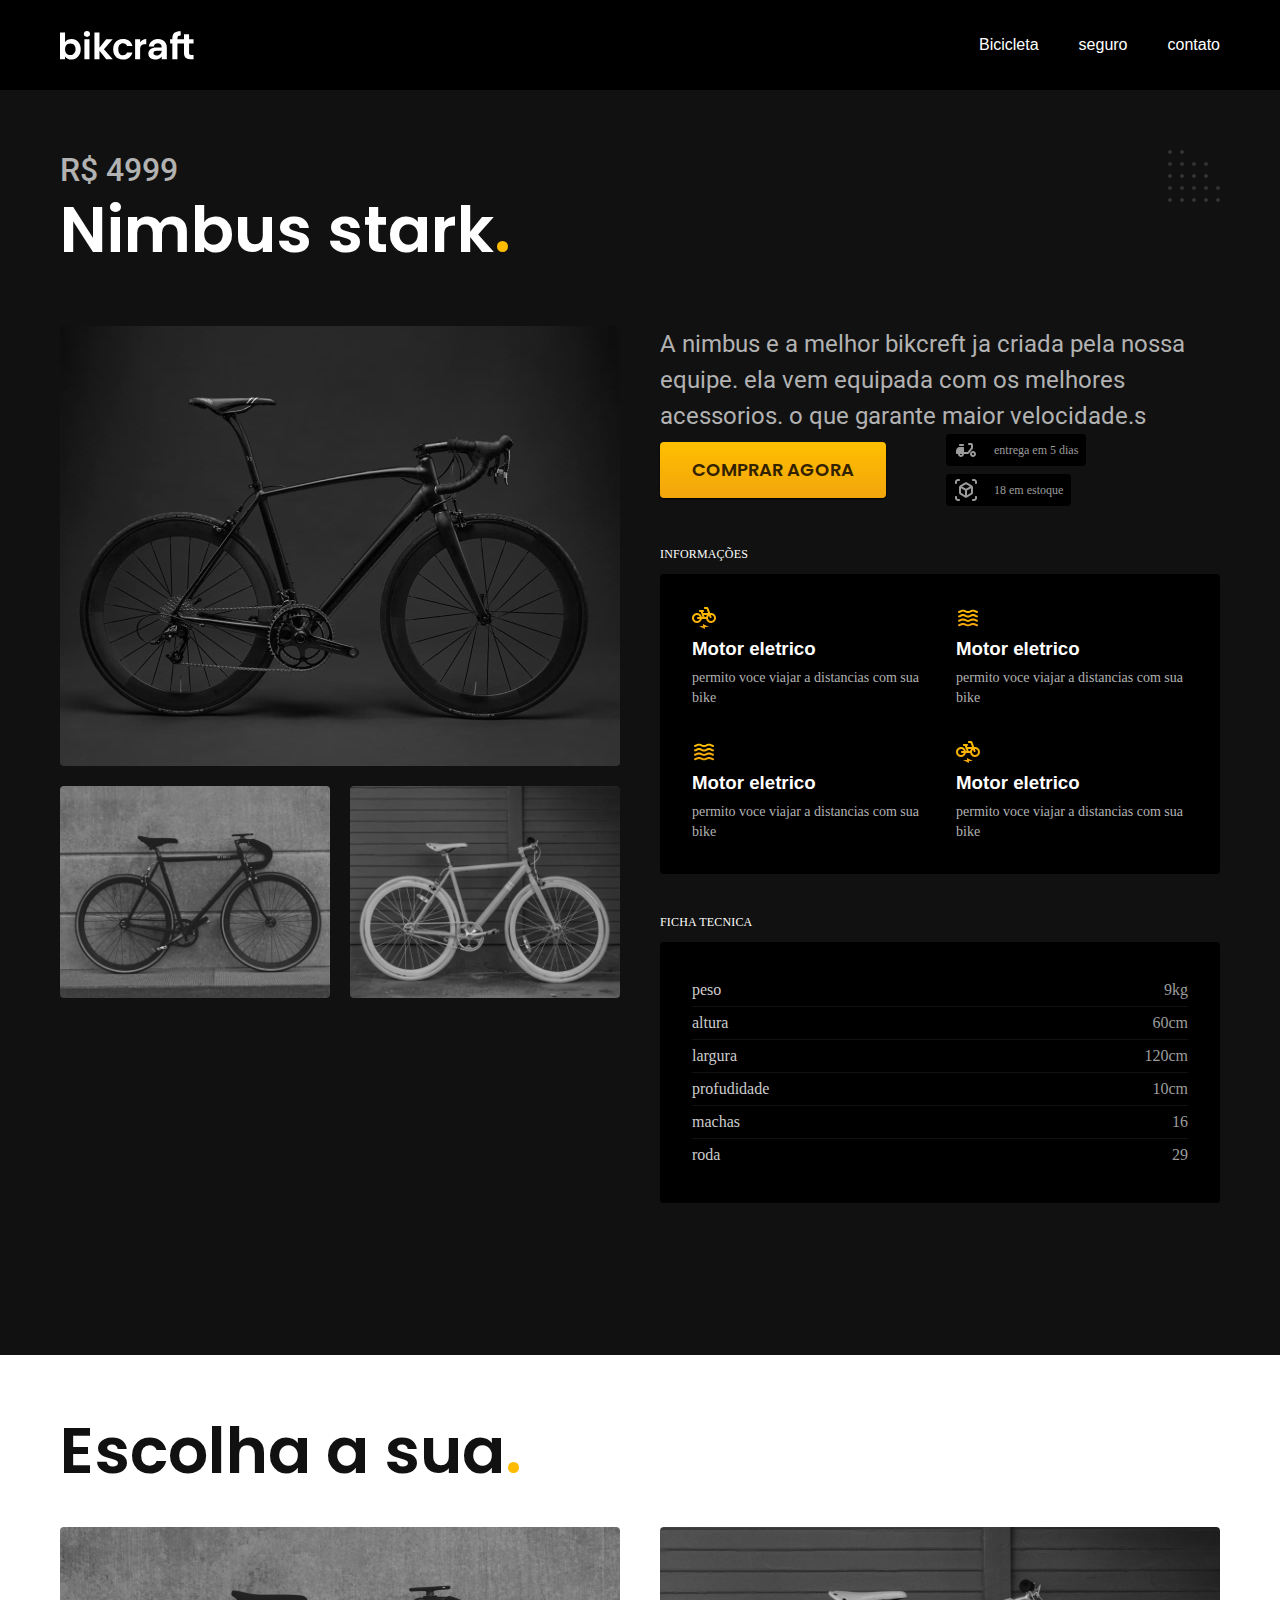
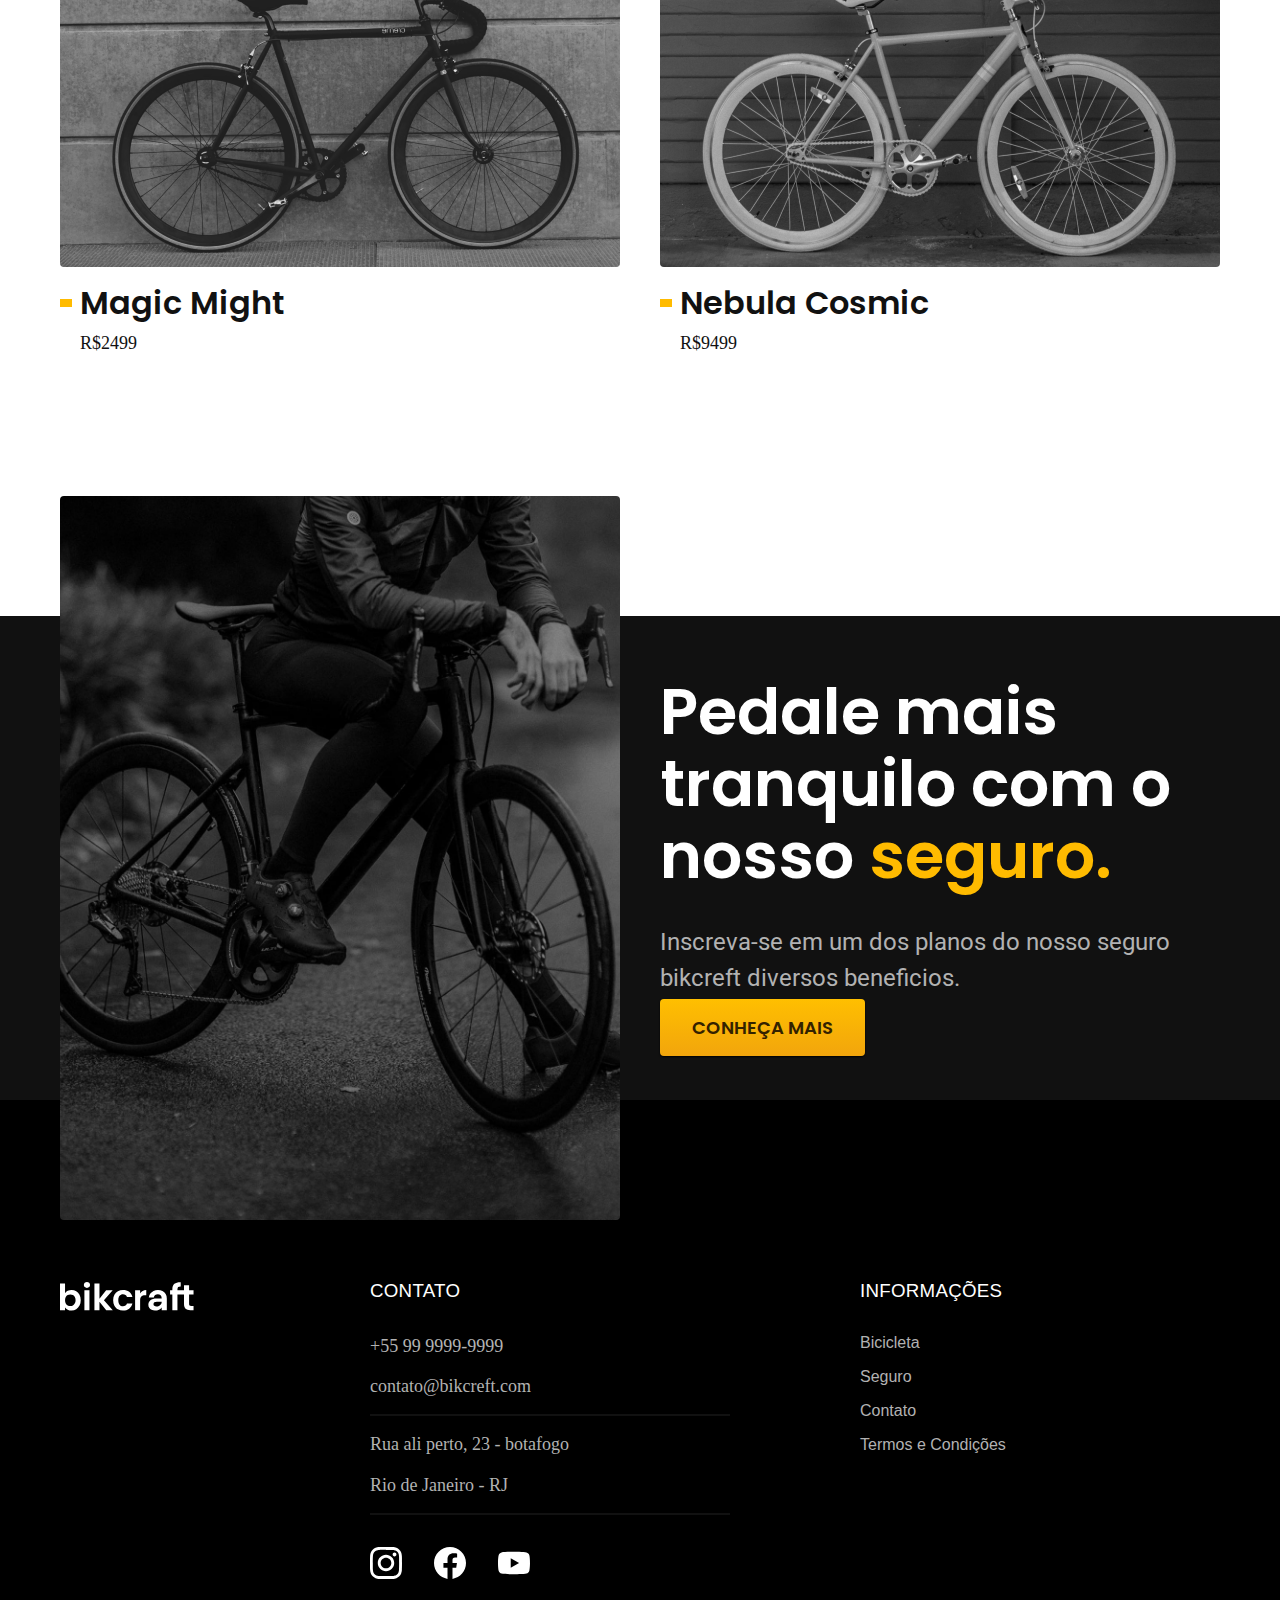
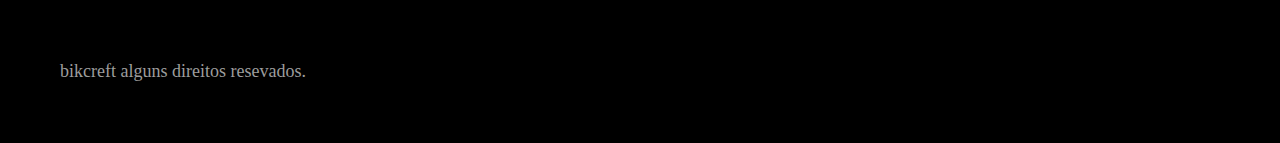
<file: bicicletas/nimbus.html>
<!DOCTYPE html>

<html lang="pt-br">

<head>
  <meta name="viewport" content="width=device-width, initial-scale=1.0">
  <title>Nimbus | Bikcreft </title>
  <meta name="description" content="nimbus">

  <link rel="stylesheet" href="../css/global/style.min.css">

  <link rel="icon" href="../favicon.svg" type="image/svg=xml">

  <link rel="preconnect" href="https://fonts.googleapis.com">
  <link rel="preconnect" href="https://fonts.gstatic.com" crossorigin>
  <link href="https://fonts.googleapis.com/css2?family=Merriweather:ital,wght@1,900&family=Poppins:wght@400;600&family=Roboto:wght@400;500&display=swap" rel="stylesheet">
  <script>document.documentElement.classList.add('js')</script>

</head>

<body id="bicicleta">
  <header class="header-bg cor-0">
    <div class="header contener">
      <a href="../">
        <img src="../img/bikcraft.svg" alt="bikcraft">
      </a>
      <nav aria aria-label="primaria">
        <ul class="header-menu font-1-m cor-0">
          <li><a href="../bicicleta.html">Bicicleta</a></li>
          <li><a href="../seguro.html">seguro</a></li>
          <li><a href="../contato.html">contato</a></li>
        </ul>
      </nav>
    </div>
  </header>

  <main class="titulo-bg">
    <div>
      <div class="titulo contener">
        <p class="font-2-xl cor-5"> R$ 4999</p>
        <h1 class="font-1-xxl cor-0">Nimbus stark<span class="cor-p1">.</span></h1>
      </div>
    </div>
    <div class=" bicicletas contener">
      <div class="bicicleta-imagens">
        <img src="../img/bicicleta/nimbus1.jpg" alt="bicicleta1">
        <img src="../img/bicicleta/nimbus2.jpg" alt="bicicleta2">
        <img src="../img/bicicleta/nimbus3.jpg" alt="bicicleta3">
      </div>
      <div class="bicicleta-conteudo">
        <div>
          <p class="font-2-l cor-5">A nimbus e a melhor bikcreft ja criada pela nossa equipe. ela vem equipada com os melhores acessorios. o que garante maior velocidade.s </p>
          <div class="bicicleta-comprar">
            <a class="botao" href="../orcamento.html?tipo=bikcraft&produto=nimbus">Comprar agora</a>
            <span class="font-1-xs cor-6"><img src="../img/incos/entrega.svg" alt="">entrega em 5 dias</span>
            <span class="font-1-xs cor-6"><img src="../img/incos/estoque.svg" alt="">18 em estoque</span>
          </div>

          <h2 class="font-1-xs cor-0">Informações</h2>
          <div class="font0">
            <ul class="bicicleta-informacao">
              <li>
                <img src="../img/incos/eletrica 1.svg" alt="">
                <h3 class="font-1-m cor-0">Motor eletrico</h3>
                <p class="font-2-xs cor-5">permito voce viajar a distancias com sua bike</p>
              </li>
              <li>
                <img src="../img/incos/carbono 1.svg" alt="">
                <h3 class="font-1-m cor-0">Motor eletrico</h3>
                <p class="font-2-xs cor-5">permito voce viajar a distancias com sua bike</p>
              </li>
              <li>
                <img src="../img/incos/carbono 1.svg" alt="">
                <h3 class="font-1-m cor-0">Motor eletrico</h3>
                <p class="font-2-xs cor-5">permito voce viajar a distancias com sua bike</p>
              </li>
              <li>
                <img src="../img/incos/eletrica 1.svg" alt="">
                <h3 class="font-1-m cor-0">Motor eletrico</h3>
                <p class="font-2-xs cor-5">permito voce viajar a distancias com sua bike</p>
              </li>
            </ul>
            <h2 class="font-1-xs cor-0">Ficha tecnica</h2>
            <ul class="bicicleta-ficha font-2-s cor-4">
              <li>
                peso <span>9kg</span>
              </li>
              <li>
                altura <span>60cm</span>
              </li>
              <li>
                largura <span>120cm</span>
              </li>
              <li>
                profudidade <span>10cm</span>
              </li>
              <li>
                machas <span>16</span>
              </li>
              <li>
                roda <span>29</span>
              </li>
            </ul>
          </div>
        </div>
      </div>
  </main>

  <article class="bicicletas-lista contener">
    <h2 class="  font-1-xxl">Escolha a sua<span class="cor-p1">.</span></h2>
    <ul><a href="./magic.html">
        <li><img src="../img/home/magic.jpg" alt="magic">
          <h3 class="font-1-xl">Magic Might</h3>
          <span class="font-2-m">R$2499</span>
        </li>
      </a>
      <a href="./magic.html">
        <li><img src="../img/home/nebula.jpg" alt="magic">
          <h3 class="font-1-xl">Nebula Cosmic</h3>
          <span class="font-2-m">R$9499</span>
        </li>
      </a>
    </ul>
  </article>

  <article class="seguro-bg">
    <div class="seguro contener">
      <div class="seguro-imagen">
        <img src="../img/seguros/seguros.jpg" alt="">
      </div>
      <div class="seguro-conteudo">
        <h2 class="font-1-xxl cor-0">Pedale mais tranquilo com o nosso <span class="cor-p1">seguro.</span> </h2>
        <p class="font-2-l cor-5">Inscreva-se em um dos planos do nosso seguro bikcreft diversos beneficios.</p>
        <a class="botao" href="../seguro.html">conheça mais </a>
      </div>
    </div>
  </article>

  <footer class="footer-bg">
    <div class="footer contener">
      <img src="../img/bikcraft.svg" alt="bikcreft">
      <div class="footer-contato">
        <h3 class="font-2-l-b cor-0">contato</h3>
        <ul class=" cor-5 font-2-m">
          <li><a href="tel:+5599999999999">+55 99 9999-9999</a></li>
          <li><a href="mailto:contato@bikcreft.com">contato@bikcreft.com</a></li>
          <li>Rua ali perto, 23 - botafogo</li>
          <li>Rio de Janeiro - RJ</li>
        </ul>
        <div class="footer-redes">
          <a href="../">
            <img src="../img/incos/instagram.svg" alt="instagram">
          </a>
          <a href="../">
            <img src="../img/incos/facebook.svg" alt="facebook">
          </a>
          <a href="../">
            <img src="../img/incos/youtube.svg" alt="youtube">
          </a>
        </div>
      </div>
      <div class="footer-info">
        <h3 class="font-2-l-b cor-0">Informações</h3>
        <nav>
          <ul class="font-1-m cor-5">
            <li><a href="../bicicleta.html">Bicicleta</a></li>
            <li><a href="../seguro.html">Seguro</a></li>
            <li><a href="../contato.html">Contato</a></li>
            <li><a href="../termos.html">Termos e Condições</a></li>
          </ul>
        </nav>
      </div>
      <p class="footer-copy font-2-m cor-6"> bikcreft alguns direitos resevados.</p>
    </div>
  </footer>
  <script src="../js/script.js"></script>
</body>

</html>
</file>
<file: css/global/style.min.css>
.header-bg{background:var(--cor-12)}.header{display:flex;flex-wrap:wrap;gap:20px;justify-content:space-between;align-items:center;box-sizing:border-box;padding-top:20px;padding-bottom:20px}.header-menu{display:flex;flex-wrap:wrap;gap:40px}.header-menu a{display:inline-block;padding:1rem 0;position:relative}.header-menu a:after{content:"";display:block;height:2px;width:0;background:var(--cor-0);margin-top:4px;transition:.3s;position:absolute}.header-menu a.ativo::after,.header-menu a:hover::after{width:100%}@media (max-width:800px){.header-menu{gap:20px}.header-menu a{background:var(--cor-11);padding:12px 16px;border-radius:4px}.header-menu a:hover{background:var(--cor-10)}.header-menu a::after{display:none}}@media (max-width:600px){.header-menu{gap:12px}.header-menu a{padding:8px 12px;font-size:14px}}body{margin:0;font-family:arial,Arial,Helvetica,sans-serif;color:#111}ul{padding:0;list-style:none}blockquote,dd,h1,h2,h3,h4,p,ul{margin:0}a{text-decoration:none;color:inherit}img{max-width:100%;height:auto;display:block}img[src$=".jpg"]{border-radius:4px}.fre{height:500px}.footer-bg{background:var(--cor-12)}.footer{display:grid;grid-template-columns:3fr 5fr 4fr;gap:40px;padding-top:60px;padding-bottom:60px}.footer h3{margin-bottom:32px}.footer-contato ul{margin-bottom:32px}.footer-contato li:nth-child(2n):after{content:"";display:block;max-width:360px;height:2px;background:var(--cor-11);margin-top:16px}.footer-contato li{margin-bottom:16px}.footer-info li{margin-bottom:16px}.footer-redes{display:flex;gap:32px}.footer a:hover{color:var(--cor-0)}.footer-copy{grid-column:1/-1;margin-top:40px}@media (max-width:800px){.footer>img{display:none}.footer{grid-template-columns:1fr 1fr}}@media (max-width:600px){.footer{grid-template-columns:1fr;gap:60px}.footer-copy{margin-top:0}}.introducao-bg{background:var(--cor-12) url("../../img/dec/bottom-left.svg") no-repeat bottom 160px left 20px;box-shadow:inset 0 -120px var(--cor-0)}.introducao{display:grid;grid-template-columns:1fr 1fr;gap:0 40px}.intro-conteudo{align-self:end;padding-bottom:200px}.introducao img{height:100%;object-fit:cover;border-radius:4px}.introducao h1{padding-bottom:32px}.introducao p{margin-bottom:40px}@media (max-width:800px){.introducao-bg{background:var(--cor-11);padding-top:40px;box-shadow:inset 0 -60px var(--cor-0)}.introducao{grid-template-columns:1fr}.intro-conteudo{padding-bottom:30px}.introducao h1{margin-bottom:16px}.introducao img{height:300px;width:100%}}@media (max-width:800px){.font-1-xxl{font-size:2rem}.font-1-xl .font-2-xl{font-size:1.5rem}}.tecnologia-bg{background:var(--cor-11);box-shadow:inset 0 80px var(--cor-0),inset 0 -80px var(--cor-0)}.tec-contener{display:grid;grid-template-columns:1fr 1fr}.tec-img img{height:100%;object-fit:cover;object-position:left}.tec-conteudo{padding-top:160px;padding-bottom:180px}.tec-conteudo>span{display:block;margin-bottom:20px}.tec-conteudo h2{margin-bottom:32px}.tec-conteudo>p{margin-bottom:40px}.tec-conteudo a{margin-bottom:70px}.tec-vantagens{display:flex;gap:40px}.tec-vantagens h3{margin-bottom:8px;width:max-content}.tec-vantagens img{height:24px;margin-bottom:8px}.link{display:inline-block}@media (max-width:800px){.tecnologia-bg{box-shadow:initial}.tec-contener{grid-template-columns:1fr}.tec-conteudo{padding-top:60px;padding-bottom:60px}.tec-img{display:none}.tec-conteudo a{margin-bottom:40px}}@media (max-width:600px){.tec-vantagens{flex-direction:column}}.parceiros{padding-top:60px;padding-bottom:120px}.parceiros h2{margin-bottom:60px}.parceiros ul{padding:0 20px;max-width:1400px;display:grid;grid-template-columns:repeat(4,1fr);margin:0 auto}.parceiros li{display:flex;padding:32px;border-left:2px solid var(--cor-2)}.parceiros li:first-child,.parceiros li:nth-child(5){border-left:none}.parceiros li:nth-child(n+5){border-top:2px solid var(--cor-2)}@media (max-width:800px){.parceiros{padding-bottom:60px}.parceiros li{padding:20px}.parceiros h2{margin-bottom:20px}.parceiros ul{grid-template-columns:repeat(2,1fr)}.parceiros li:nth-child(n+3){border-top:2px solid var(--cor-2)}.parceiros li:nth-child(odd){border-left:none}}.parceiros img{margin:auto}.dep{display:grid;grid-template-columns:1fr 1fr;background:var(--cor-p1);overflow:hidden}.dep img{width:100%;height:100%;object-fit:cover;border-radius:0}.dep-conteudo{padding:40px 40px 80px 80px;align-self:end;background:url("../../img/dec/bottom-right.svg") no-repeat bottom 40px right 40px}.dep-conteudo p{max-width:32ch;font-family:merriweather,serif;font-style:italic;font-weight:900;margin-bottom:32px;position:relative}.dep p::after,.dep p::before{font-size:5rem;color:var(--cor-p2);position:absolute}.dep p::before{content:"“";left:-50px;top:-20px}.dep p::after{content:"”"}@media (min-width:1200px){.dep img{max-height:520px}}@media (max-width:800px){.dep{grid-template-columns:1fr;text-align:center}.dep img{max-height:200px}.dep-conteudo{padding:40px 20px;justify-self:center}}.form{display:grid;grid-template-columns:1fr 1fr;gap:20px}.form .col-2{grid-column:span 2}.form label{display:block;font:400 1rem/1.5 poppins,sans-serif;margin-bottom:4px}.form input[type=email],.form input[type=text],.form textarea{font:400 1rem/1.5 roboto,sans-serif;background:var(--cor-1);border:1px solid var(--cor-2);padding:12px;border-radius:4px;width:100%;box-sizing:border-box}.form input[type=email]:focus,.form input[type=text]:focus,.form textarea:focus{outline:0;border-color:var(--cor-p1);background:var(--cor-0);box-shadow:0 0 0 2px #fea}@media (max-width:600px){.form{grid-template-columns:1fr}.form .col-2{grid-column:1}}.js .fadeInDown{transform:translate3d(0,-20px,0)}.js .fadeInUp{transform:translate3d(0,20px,0)}.js .fadeInRight{transform:translate3d(20px,0,0)}.js .fadeInLeft{transform:translate3d(-20,0,0)}.js [data-anime]{opacity:0}.js .anime{opacity:1;transform:none;transition:transform .8s,opacity .8s}.contener{box-sizing:border-box;max-width:1200px;padding-left:20px;padding-right:20px;margin-left:auto;margin-right:auto}.botao{padding:16px 32px;background:linear-gradient(#ffbf00,#f2a50c);border-radius:4px;box-shadow:0 1px 2px #000;text-transform:uppercase;color:var(--cor-p5);font-size:18px;line-height:1.33;font-family:poppins;font-weight:600;max-width:max-content;border:none;cursor:pointer}.botao :hover{background:linear-gradient(#ffb60d,#e59317)}.botao.secundario{background:var(--cor-10);color:var(--cor-2)}.botao.secundario:hover{background:var(--cor-9)}.botao.seta{display:flex;align-items:center}.botao.seta::after{content:"";display:inline-block;width:18px;height:10px;margin-left:12px;background:url(../../img/incos/seta.svg);transition:transform .2s}.botao.seta:hover:after{transform:translateX(4px)}@media (max-width:800px){.botao{padding:12px 16px;font-size:1rem}}.link{display:inline-block;color:var(--cor-p1);font:500 1.5rem/1.55 poppins,sans-serif;text-transform:uppercase}.link::after{content:"";display:block;width:100%;height:4px;background:currentColor}.link:hover{color:var(--cor-0)}.titulo-bg{padding-top:60px;padding-bottom:60px;background-color:var(--cor-11)}.titulo{background:url(../../img/dec/top-right.svg) no-repeat top right 20px}.titulo p{margin-bottom:4px}@media (max-width:800px){.titulo-bg{padding-top:40px;padding-bottom:40px}.titulo p{font-size:1rem;text-transform:lowercase;font-weight:400}}.font-1-xs{font:400 0.75rem/1.35 poppins sans-serif}.font-2-xs{font:400 0.875rem/1.43 roboto sans-serif}.font-1-s{font:400 1rem/1.5 poppins sans-serif}.font-2-s{font:400 1rem/1.5 roboto sans-serif}.font-1-m .font-1-m-b{font:400 1.125rem/1.35 poppins sans-serif}.font-1-m-b{font-weight:600}.font-2-m{font:500 1.125rem/1.35 roboto sans-serif}.font-1-l{font:400 1.5rem/1.5 poppins sans-serif}.font-2-l{font:400 1.5rem/1.5 roboto,sans-serif}.font-2-l .font-2-l-b{font:400 1.5rem/1.5 roboto,sans-serif}.font-2-l-b{font-weight:500;letter-spacing:.015em;text-transform:uppercase}.font-1-xl{font:600 2rem/1.25 poppins,sans-serif}.font-2-xl{font:500 2rem/1.25 roboto,sans-serif}.font-1-xxl{font:600 4rem/1.125 poppins,sans-serif}.font-2-l{font:400 1.5rem/1.5 roboto,sans-serif}@media (max-width:1200px){.font-1-xxl{font-size:3rem}.font-2-l .font-2-l-b{font-size:1.125rem}}:root{--cor-0:#fff;--cor-1:#f7f7f7;--cor-2:#ededed;--cor-3:#dedede;--cor-4:#cccccc;--cor-5:#b2b2b2;--cor-6:#9c9c9c;--cor-7:#717171;--cor-8:#595959;--cor-9:#404040;--cor-10:#2e2e2e;--cor-11:#111;--cor-12:#000;--cor-p1:#ffbb00;--cor-p2:#e4a30b;--cor-p3:#a66700;--cor-p4:#664400;--cor-p5:#332200}.cor-0{color:var(--cor-0)}.cor-1{color:var(--cor-1)}.cor-2{color:var(--cor-2)}.cor-3{color:var(--cor-3)}.cor-4{color:var(--cor-4)}.cor-5{color:var(--cor-5)}.cor-6{color:var(--cor-6)}.cor-7{color:var(--cor-7)}.cor-8{color:var(--cor-8)}.cor-9{color:var(--cor-9)}.cor-10{color:var(--cor-10)}.cor-11{color:var(--cor-11)}.cor-12{color:var(--cor-12)}.cor-p1{color:var(--cor-p1)}.cor-p2{color:var(--cor-p2)}.cor-p3{color:var(--cor-p3)}.cor-p4{color:var(--cor-p4)}.cor-p5{color:var(--cor-p5)}.bicicletas-lista{padding-top:60px;padding-bottom:120px}.bicicletas-lista h2{margin-bottom:40px}.bicicletas-lista h3::before{content:"";display:inline-block;margin-right:8px;width:12px;height:8px;background:var(--cor-p1);transition:width .3s}.bicicletas-lista a:hover h3::before{width:24px}.bicicletas-lista ul{display:flex;gap:40px;padding:0 20px 20px 20px;max-width:1400px;margin-left:auot;margin-right:auto;overflow-x:auto}#bicicleta .bicicletas-lista ul{padding:0 0 20px 0}.bicicletas-lista li{flex:1;min-width:280px}.bicicletas-lista a{display:block}.bicicletas-lista img{margin-bottom:16px}.bicicletas-lista h3{margin-bottom:8px;display:flex;align-items:center}.bicicletas-lista li span{padding-left:20px}@media (max-width:800px){.bicicletas-lista{padding-bottom:60px}.bicicletas-lista ul{gap:20px}}.seguros-bg{background:var(--cor-11)}.seguros-bg{padding-top:60px;padding-bottom:60px}#segruos .seguros-bg{padding-top:0}.seguros-contener{display:grid;grid-template-columns:1fr 1fr;gap:40px;align-items:center}.seguros-contener h2{grid-column:1/-1}.seguros-item{background:var(--cor-12);padding:32px 32px 32px 60px;display:grid;grid-template-columns:1fr auto;border-radius:4px}.seguros-item h3{margin-bottom:40px}.seguros-item span{grid-column:2;display:block;text-align:right}.preco{text-align:right}.preco cor-6{color:var(--cor-6)}.seguros-item ul{grid-column:1/-1;margin-bottom:32px}.seguros-item li+li{margin-top:20px}.seguros-item li::before{content:"";display:inline-block;width:13px;height:9px;background-image:url(../../img/incos/lista.svg);position:absolute;left:-21px}.seguros-item li{display:flex;align-items:center;position:relative}.seguros-item a{grid-column:1/-1}@media (max-width:800px){.seguros-contener{grid-template-columns:1fr}}.vantagens-bg{background-color:var(--cor-12);--padding:120px}.vantagens{padding-top:var(--padding);padding-bottom:var(--padding)}.vantagens h2{margin-bottom:60px}.vantagens ul{display:grid;grid-template-columns:repeat(auto-fit,minmax(280px,max-content));gap:40px 80px}.vantagens h3,.vantagens img{margin-bottom:8px}@media (max-width:800px){.vantagens-bg{--padding:60px}.vantagens h2{margin-bottom:40px}.vantagens ul{gap:20px}}.perguntas{padding-top:120px;padding-bottom:120px}.perguntas h2{margin-bottom:60px}.perguntas dl>div{padding:20px;border-radius:4px}.perguntas dl>div:nth-child(odd){background:var(--cor-1)}.perguntas button{display:grid;grid-template-columns:auto 1fr auto;align-items:center;gap:8px;cursor:pointer;border:none;background:0 0;width:100%;text-align:left}.perguntas button::before{content:"";display:inline-block;width:12px;height:8px;background-color:var(--cor-p1)}.perguntas button::after{content:"";display:inline-block;width:14px;height:6px;background:url(../../img/incos/seta-abrir.svg);transition:.3s}.perguntas button:hover::after,.perguntas button[aria-expanded=true]::after{transform:rotate(180deg)}.js .perguntas dd{display:none}.js .perguntas dd.ativa{display:block}.perguntas dd{padding-left:20px;padding-top:16px;max-width:80ch}@media (max-width:800px){.perguntas{padding-top:60px;padding-bottom:60px}.perguntas h2{margin-bottom:40px}}.termos{padding-top:80px;padding-bottom:80px}.termos h2{font-weight:600;margin-bottom:20px}.termos p+h2{margin-top:40px}.termos p{max-width:75ch;margin-bottom:24px}.bicicleta-bg{background:linear-gradient(to right,var(--cor-0) 30%,var(--cor-11) 0)}.bicicleta{display:grid;grid-template-columns:1fr 1fr;gap:40px;padding-top:60px;padding-bottom:60px;background:url("../../img/dec/top-right.svg") no-repeat top 40px right 20px}.bicicleta-img{display:grid}.bicicleta-img img{grid-area:1/1}.bicicleta-img span{grid-area:1/1;place-self:start end;margin-top:20px;background:var(--cor-12);padding:8px 16px 8px 8px;display:inline-block;border-radius:4px 0 0 4px}.bicicleta-conteudo{display:grid;grid-template-columns:1fr auto;align-content:start}.bicicleta-conteudo h2,.bicicleta-conteudo p{grid-column:1/-1}.bicicleta h2{margin-bottom:20px}.bicicleta h2::before{content:"";display:block;width:12px;height:8px;background:var(--cor-p1);margin-bottom:8px}.bicicleta p{margin-bottom:32px}.bicicleta a{place-self:end}.bicicleta li{display:flex;align-items:center}.bicicleta li+li{margin-top:16px}.bicicleta-conteudo img{width:24px;margin-right:8px}@media (max-width:800px){.bicicleta-bg{background:var(--cor-11)}.bicicleta{grid-template-columns:1fr;gap:20px;padding-top:40px;padding-bottom:40px}}@media (max-width:600px){.bicicleta-conteudo{grid-template-columns:1fr}.bicicleta ul{font-size:1rem;display:grid;grid-template-columns:1fr 1fr;margin-bottom:32px}.bicicleta a{place-self:start}}.bicicletas{display:grid;grid-template-columns:1fr 1fr;align-items:start;gap:40px;padding-top:60px;padding-bottom:60px}#bicicleta .titulo p{text-transform:uppercase}.bicicleta-imagens{display:flex;flex-wrap:wrap;gap:20px}.bicicleta-imagens img{flex:1;min-width:200px}.bicicleta-imagens img:first-child{min-width:100%}.bicicleta-conteudo{margin-bottom:32px}.bicicleta-comprar{display:grid;grid-template-columns:1fr 1fr;align-items:center;justify-items:start;gap:8px 12px;margin-bottom:40px}.bicicleta-comprar a{grid-row:span 2}.bicicleta-comprar span{display:flex;align-items:center;background:var(--cor-12);padding:4px 8px;border-radius:4px;gap:8px}.bicicleta-conteudo h2{text-transform:uppercase;letter-spacing:.015em;margin-bottom:12px}.bicicleta-ficha,.bicicleta-informacao{padding:32px;background:var(--cor-12);border-radius:4px}.font0{grid-column:1/3}.bicicleta-informacao{margin-bottom:40px;display:grid;grid-template-columns:1fr 1fr;gap:32px}.bicicleta-informacao img{width:24px;margin-bottom:8px}.bicicleta-informacao h3{margin-bottom:8px}.bicicleta-ficha li{padding:4px 0;display:flex;justify-content:space-between;border-bottom:1px solid var(--cor-11)}.bicicleta-ficha li:last-child{border-bottom:none}.bicicleta-ficha span{color:var(--cor-6)}@media (max-width:800px){.bicicletas{grid-template-columns:1fr;padding-top:40px;padding-bottom:40px}.bicicleta-imagens{grid-row:2}}@media (max-width:400px){.bicicleta-informacao{grid-template-columns:1fr}.bicicleta-comprar{grid-template-columns:1fr}}.seguro-bg{background:var(--cor-11);box-shadow:inset 0 120px var(--cor-0),inset 0 -120px var(--cor-12)}.seguro{display:grid;grid-template-columns:1fr 1fr;gap:40px}.seguro-imagen img{width:100%;height:100%;object-fit:cover}.seguro-conteudo{padding-top:180px;padding-bottom:180px}.seguro h2{margin-bottom:32px}.seguro p{margin-bottom:20px}@media (max-width:800px){.seguro-bg{box-shadow:inset 0 -60px var(--cor-12)}.seguro{grid-template-columns:1fr}.seguro-conteudo{grid-row:1;padding-top:40px;padding-bottom:0}}#contato{background:linear-gradient(var(--cor-11) 600px,var(--cor-1) 0)}.contato{display:grid;grid-template-columns:5fr 7fr}.contato-dados,.contato-formulario{padding:60px;box-shadow:0 1px 2px #000}.contato-dados{border-radius:4px 0 0 4px;background:var(--cor-12) url(../../img/dec/bottom-left.svg) no-repeat bottom 20px left 20px}.contato-formulario{border-radius:0 4px 4px 0;background:var(--cor-0) url(../../img/dec/bottom-right.svg) no-repeat bottom 20px right 20px}.contato-dados h2{margin-bottom:60px}.contato-endereco{margin-bottom:32px;padding-left:28px;background:url(../../img/incos/local.svg) no-repeat 0 2px}.contato-endereco p{margin-bottom:8px}.contato-meios a{display:block;max-width:max-content;margin-bottom:8px;padding-left:28px}.contato-meios a:hover{color:var(--cor-0)}.contato-meios a:first-child{background:url(../../img/incos/email.svg) no-repeat 0 2px}.contato-meios a:nth-child(2){margin-bottom:32px}.contato-meios a:nth-child(3){background:url(../../img/incos/telefone.svg) no-repeat 0 2px;margin-bottom:60px}.contato-redes{display:flex;gap:32px;padding-left:28px}@media (max-width:800px){.contato{grid-template-columns:1fr}.contato-dados,.contato-formulario{padding:20px}.contato-dados{border-radius:5px 5px 0 0;background:var(--cor-12)}.contato-formulario{border-radius:0 0 5px 5px}.contato-dados h2,.contato-meios a:nth-child(3){margin-bottom:32px}.contato-redes{margin-bottom:12px}}.lojas{display:grid;grid-template-columns:1fr 1fr;gap:0 40px;padding-top:120px;padding-bottom:120px}.lojas h2{grid-column:1/-1;margin-bottom:60px}.lojas img{border-radius:4px 4px 0 0}.lojas-item{border-radius:4px;background:var(--var-0);box-shadow:0 1px 2px rgba(0,0,0,.1)}.lojas-conteudo{display:grid;grid-template-columns:1fr 1fr;gap:32px 16px;padding:32px}.lojas-conteudo h3,.lojas-tempo{grid-column:1/-1}.lojas-dados{display:grid;gap:8px;border-left:2px solid var(--cor-2);padding-left:12px}.lojas-tempo{display:flex;align-items:center;gap:8px}@media (max-width:800px){.lojas{gap:20px;padding-top:60px;padding-bottom:60px}.lojas h2{margin-bottom:32px}.lojas-conteudo{grid-template-columns:1fr}}@media (max-width:600px){.lojas{grid-template-columns:1fr}}#orcamento{background:linear-gradient(var(--cor-11) 600px,var(--cor-1) 0)}.orcamento{display:grid;grid-template-columns:5fr 7fr;padding-bottom:120px}.orcamento h2{text-transform:uppercase;position:relative;display:flex;align-items:center}.orcamento h2::before{content:"";display:inline-block;width:4px;height:8px;background-color:var(--cor-p1);position:absolute;left:-12px}.orcamento-dados,.orcamento-produto{padding:60px;box-shadow:0 1px 2px rgba(0,0,0,.1)}.orcamento-produto{border-radius:4px 0 0 4px;background:var(--cor-12);display:grid;grid-template-columns:1fr 1fr;align-content:start;gap:20px}.orcamento-produto>*{grid-column:1/-1}.orcamento-produto>label{grid-column:initial}.orcamento-produto label{font:400 1rem/1.5 poppins,sans-serif;color:var(--cor-4);background:var(--cor-10);padding:12px 16px;border-radius:4px;cursor:pointer;display:grid;grid-template-columns:auto 1fr auto;align-items:center;border:1px solid var(--cor-10)}.orcamento-produto label::before{content:"";display:inline-block;box-sizing:border-box;width:12px;height:12px;border:1px solid var(--cor-6);border-radius:50%;margin-right:8px}.orcamento-produto input:checked+label::before{border-color:var(--cor-7);box-shadow:inset 0 0 0 3px var(--cor-0),inset 0 0 0 6px var(--cor-7)}.orcamento-produto label:hover{background-color:var(--cor-9);border-color:var(--cor-9)}.orcamento-produto input:focus+label{box-shadow:0 0 0 2px var(--cor-p1);border-color:var(--cor-12)}.orcamento-produto label span{display:none}.orcamento-produto input:checked+label span{display:inline-block}.orcamento-produto input{opacity:0;position:absolute;pointer-events:none}.orcamento-dados{border-radius:0 5px 5px 0;background:var(--cor-0);background:var(--cor-0) url("../../img/dec/bottom-right.svg") no-repeat bottom 20px right 20px}.orcamento-produto input:checked+label{background:var(--cor-0);color:var(--cor-11)}.orcamento-conteudo{display:none}.orcamento-conteudo h2,.orcamento-dados h2:nth-of-type(n+2){margin-top:20px}#bikcraft:checked~#orcamento-bikcraft,#seguro:checked~#orcamento-seguro{display:grid;gap:20px}.orcamento-detalhe{display:none;background:var(--cor-0);padding:20px;grid-template-columns:1fr 1fr;border-radius:4px;align-items:center}.orcamento-detalhe li{display:flex;align-items:center;margin-bottom:8px}.orcamento-detalhe li img{width:16px;margin-right:8px}.orcamento-produto input:checked+label+.orcamento-detalhe{display:grid}@media (max-width:1200px){.orcamento-dados,.orcamento-produto{padding:32px}}@media (max-width:800px){.orcamento{grid-template-columns:1fr}.orcamento-produto{border-radius:4px 4px 0 0}.orcamento-dados{border-radius:0 0 4px 4px}}@media (max-width:400px){.orcamento-produto{grid-template-columns:1fr}}
</file>
